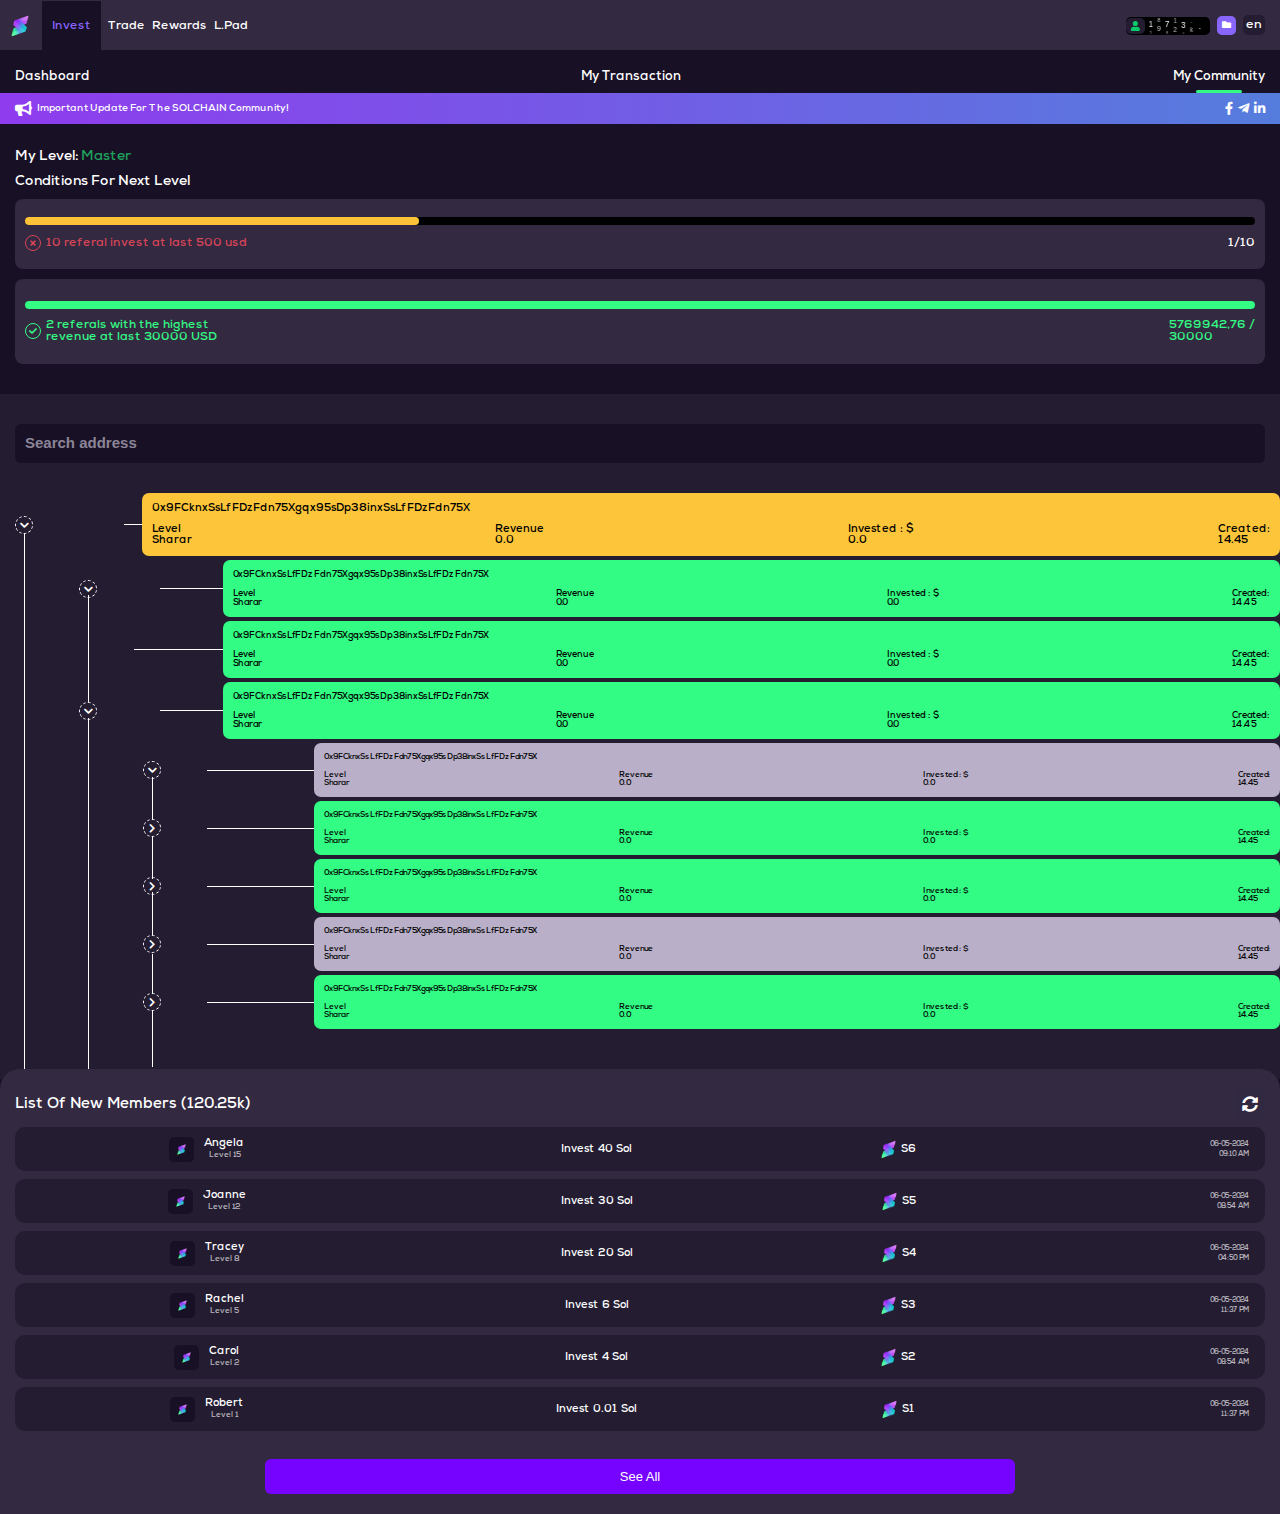
<file: index.html>
<!DOCTYPE html>
<html lang="en">
<head>
    <meta charset="UTF-8">
    <meta name="viewport" content="width=device-width, initial-scale=1.0">
    <link rel="stylesheet" href="css/style.css">
    <link rel="stylesheet" href="css/all.min.css">
  
    <title>Document</title>
</head>
<body>
   <header>
    <div class="container">
        <div class="content">
            <ul class="links">
                <li><a href="#" class="linkimg">
                    <img src="./images/logo.png" alt="logo">
                </a></li>
                <li><a href="index.html" id="act" class="active nav">
                    invest
                </a></li>
                <li><a href="swap.html" class="nav">trade</a></li>
                <li><a href="#" class="nav">rewards</a></li>
                <li><a href="#" class="nav">l.pad</a></li>
               
            </ul>
            <ul class="links right">
                <div class="person">
                    <p class="usericon"><i class="fas fa-user"></i></p>
                    <p class="personanimat">
                        <canvas></canvas>
                    </p>
            
                </div>
                <li class="folder"><a href="#"><i class="fas fa-folder"></i></a></li>
                <li class="folder lang"><a href="#" class="en">en</a></li>
            </ul>
        </div>
        
    </div>
   </header>
   <nav>
    <div class="container">
        <div class="content">
            <ul class="navLinks">
                <li><a href="./dashboard.html">Dashboard</a></li>
                <li><a href="./transiction.html">My Transaction</a></li>
                <li><a href="./index.html" class="active">My Community</a></li>
            </ul>
        </div>
    </div>
   </nav>
   <section class="annonce">
    <div class="container">
        <div class="content">
            <div class="text">
                <i class="fas fa-bullhorn"></i>
                <p>important update for the SOLCHAIN community!</p>
            </div>
            <div class="social">
                <a href="#"><i class="fab fa-facebook-f"></i></a>
                <a href="#"><i class="fab fa-telegram-plane"></i></a>
                <a href="#"><i class="fab fa-linkedin-in"></i></a>
            </div>
        </div>
    </div>
   </section>
   <section class="master">
    <div class="container">
        <div class="content">
            <div class="head">
                <h3>my level: <span>master</span></h3>
                <p>conditions for next level</p>
            </div>
            <div class="masterprogress">
                <progress id="file" class="progress progress1" value="32" max="100"> 32% </progress>
                <div class="info">
                    <p class="invest"><span><i class="fas fa-times"></i></span> 10 referal invest at last 500 usd</p>
                    <p>1/10</p>
                </div>
            </div>
            <div class="masterprogress">
                <progress id="file" class="progress progress2" value="32" max="100%"> 32% </progress>
                <div class="info">
                    <p><span><i class="fas fa-check"></i></span> 2 referals with the highest <br>
                        revenue at last 30000 USD </p>
                    <p>5769942,76 / <br/>30000</p>
                </div>
            </div>
        </div>
    </div>
   </section>
   <section class="secarchAddress">
    <div class="container">
        <div class="content">
            <input type="search" name="" id="" placeholder="Search address">
           
        </div>
        
    </div>
    <div class="boxs">
       <div class="manBox">
            <p class="direc"><i class="fas fa-chevron-down"></i></p>
            <div class="box">
                <p>0x9FCknxSsLfFDzFdn75Xgqx95sDp38inxSsLfFDzFdn75X</p>
                <div class="boxinfo">
                    <div class="info">
                        <p>level</p>
                        <p>sharar</p>
                    </div>
                    <div class="info">
                        <p>revenue</p>
                        <p>0.0</p>
                    </div>
                    <div class="info">
                        <p>invested : $</p>
                        <p>0.0</p>
                    </div>
                    <div class="info">
                        <p>created: </p>
                        <p>14.45</p>
                    </div>
                </div>
            </div>
            
        </div> 
      
      <div class="manBox manBox2">
            <p class="direc"><i class="fas fa-chevron-down"></i></p>
            <div class="box">
                <p>0x9FCknxSsLfFDzFdn75Xgqx95sDp38inxSsLfFDzFdn75X</p>
                <div class="boxinfo">
                    <div class="info">
                        <p>level</p>
                        <p>sharar</p>
                    </div>
                    <div class="info">
                        <p>revenue</p>
                        <p>0.0</p>
                    </div>
                    <div class="info">
                        <p>invested : $</p>
                        <p>0.0</p>
                    </div>
                    <div class="info">
                        <p>created: </p>
                        <p>14.45</p>
                    </div>
                </div>
            </div>
            
        </div>
        <div class="manBox manBox2 box2Cust">
            <p class="direc"></p>
            <div class="box">
                <p>0x9FCknxSsLfFDzFdn75Xgqx95sDp38inxSsLfFDzFdn75X</p>
                <div class="boxinfo">
                    <div class="info">
                        <p>level</p>
                        <p>sharar</p>
                    </div>
                    <div class="info">
                        <p>revenue</p>
                        <p>0.0</p>
                    </div>
                    <div class="info">
                        <p>invested : $</p>
                        <p>0.0</p>
                    </div>
                    <div class="info">
                        <p>created: </p>
                        <p>14.45</p>
                    </div>
                </div>
            </div>
            
        </div>
        <div class="manBox manBox2">
            <p class="direc dircgreen"><i class="fas fa-chevron-down"></i></p>
            <div class="box">
                <p>0x9FCknxSsLfFDzFdn75Xgqx95sDp38inxSsLfFDzFdn75X</p>
                <div class="boxinfo">
                    <div class="info">
                        <p>level</p>
                        <p>sharar</p>
                    </div>
                    <div class="info">
                        <p>revenue</p>
                        <p>0.0</p>
                    </div>
                    <div class="info">
                        <p>invested : $</p>
                        <p>0.0</p>
                    </div>
                    <div class="info">
                        <p>created: </p>
                        <p>14.45</p>
                    </div>
                </div>
            </div>
            
        </div>
        <div class="manBox manBox3 boxcustom3">
            <p class="direc boxcustom3dir"><i class="fas fa-chevron-down"></i></p>
            <div class="box">
                <p>0x9FCknxSsLfFDzFdn75Xgqx95sDp38inxSsLfFDzFdn75X</p>
                <div class="boxinfo">
                    <div class="info">
                        <p>level</p>
                        <p>sharar</p>
                    </div>
                    <div class="info">
                        <p>revenue</p>
                        <p>0.0</p>
                    </div>
                    <div class="info">
                        <p>invested : $</p>
                        <p>0.0</p>
                    </div>
                    <div class="info">
                        <p>created: </p>
                        <p>14.45</p>
                    </div>
                </div>
            </div>
            
        </div>
        <div class="manBox manBox3">
            <p class="direc boxcustom4dir"><i class="fas fa-chevron-right"></i></p>
            <div class="box">
                <p>0x9FCknxSsLfFDzFdn75Xgqx95sDp38inxSsLfFDzFdn75X</p>
                <div class="boxinfo">
                    <div class="info">
                        <p>level</p>
                        <p>sharar</p>
                    </div>
                    <div class="info">
                        <p>revenue</p>
                        <p>0.0</p>
                    </div>
                    <div class="info">
                        <p>invested : $</p>
                        <p>0.0</p>
                    </div>
                    <div class="info">
                        <p>created: </p>
                        <p>14.45</p>
                    </div>
                </div>
            </div>
            
        </div>
        <div class="manBox manBox3">
            <p class="direc boxcustom5dir"><i class="fas fa-chevron-right"></i></p>
            <div class="box">
                <p>0x9FCknxSsLfFDzFdn75Xgqx95sDp38inxSsLfFDzFdn75X</p>
                <div class="boxinfo">
                    <div class="info">
                        <p>level</p>
                        <p>sharar</p>
                    </div>
                    <div class="info">
                        <p>revenue</p>
                        <p>0.0</p>
                    </div>
                    <div class="info">
                        <p>invested : $</p>
                        <p>0.0</p>
                    </div>
                    <div class="info">
                        <p>created: </p>
                        <p>14.45</p>
                    </div>
                </div>
            </div>
            
        </div>
        <div class="manBox manBox3 boxcustom3">
            <p class="direc boxcustom6dir"><i class="fas fa-chevron-right"></i></p>
            <div class="box">
                <p>0x9FCknxSsLfFDzFdn75Xgqx95sDp38inxSsLfFDzFdn75X</p>
                <div class="boxinfo">
                    <div class="info">
                        <p>level</p>
                        <p>sharar</p>
                    </div>
                    <div class="info">
                        <p>revenue</p>
                        <p>0.0</p>
                    </div>
                    <div class="info">
                        <p>invested : $</p>
                        <p>0.0</p>
                    </div>
                    <div class="info">
                        <p>created: </p>
                        <p>14.45</p>
                    </div>
                </div>
            </div>
            
        </div>
        <div class="manBox manBox3">
            <p class="direc boxcustom7dir"><i class="fas fa-chevron-right"></i></p>
            <div class="box">
                <p>0x9FCknxSsLfFDzFdn75Xgqx95sDp38inxSsLfFDzFdn75X</p>
                <div class="boxinfo">
                    <div class="info">
                        <p>level</p>
                        <p>sharar</p>
                    </div>
                    <div class="info">
                        <p>revenue</p>
                        <p>0.0</p>
                    </div>
                    <div class="info">
                        <p>invested : $</p>
                        <p>0.0</p>
                    </div>
                    <div class="info">
                        <p>created: </p>
                        <p>14.45</p>
                    </div>
                </div>
            </div>
            
        </div> 
    </div>
   </section>
   <!-- <section class="schema">
    <div class="container">
        <div class="head">
            <h2>leader schema</h2>
             <a href="#" class="setting"><i class="fas fa-cog"></i></a>
        </div>
        <table>
            <tr class="ranhHead">
                <th style="padding-left: 10px;">rank</th>
                <th>requirement</th>
                <th>group sales</th>
                <th>matching bonus level</th>
                <th style="padding-right: 10px;">reward</th>
            </tr>
            <tr class="rankcontent">
                <td>
                    <p class="first"> <img src="./images/logo.png" alt=""> s1</p>
                   
                  
                </td>
                <td>invest 0.01 sol</td>
                <td>-</td>
                <td>1LEVEL</td>
                <td>-</td>
            </tr>
            <tr class="rankcontent">
                <td>
                    <p class="first"> <img src="./images/logo.png" alt=""> s2</p>
                   
                  
                </td>
                <td>invest 4 sol,<br/>2 x s1</td>
                <td>GS 10 sol</td>
                <td>2LEVEL</td>
                <td>-</td>
            </tr>
            <tr class="rankcontent">
                <td>
                    <p class="first"> <img src="./images/logo.png" alt=""> s2</p>
                   
                  
                </td>
                <td>invest 4 sol,<br/> 2 x s1</td>
                <td>GS 10 Sol</td>
                <td>2LEVEL</td>
                <td>-</td>
            </tr>
            <tr class="rankcontent">
                <td>
                    <p class="first"> 
                        <img src="./images/logo.png" alt=""> s3</p>
                   
                  
                </td>
                <td>invest 6 sol,<br/> 2 x s2</td>
                <td>GS 30 Sol</td>
                <td>5LEVEL</td>
                <td>-</td>
            </tr>
            <tr class="rankcontent">
                <td>
                    <p class="first"> <img src="./images/logo.png" alt=""> s4</p>
                   
                  
                </td>
                <td>invest 20 sol,<br/> 2 x s3</td>
                <td>GS 300 Sol</td>
                <td>8LEVEL</td>
                <td>-</td>
            </tr>
            <tr class="rankcontent">
                <td>
                    <p class="first"> <img src="./images/logo.png" alt=""> s5</p>
                   
                  
                </td>
                <td>invest 30 sol,<br/> 3 x s4</td>
                <td>GS 3000 Sol</td>
                <td>12LEVEL</td>
                <td><i class="fas fa-check"></i></td>
            </tr>
            <tr class="rankcontent">
                <td>
                    <p class="first"> <img src="./images/logo.png" alt=""> s6</p>
                   
                  
                </td>
                <td>invest 40 sol,<br/> 3 x s5</td>
                <td>GS 5000 Sol</td>
                <td>15LEVEL</td>
                <td><i class="fas fa-check"></i></td>
            </tr>
           
          </table>
      

    </div>
   </section> -->
   <section class="schema Uschema">
    <div class="container">
        <div class="head">
            <h2>List of new members (120.25k)</h2>
             <a href="#" class="setting"><i class="fas fa-sync-alt"></i></a>
        </div>
        <table>
           
            <tr class="rankcontent">
                <td>
                    <div class="Ufirst first">
                        <img src="./images/logo.png" alt="">
                        <span>Angela  <br/><span> Level 15</span></span>
                       
                        
                    </div>
                   
                </td>
                <td>invest 40 sol</td>
                <td>
                    <div class="first">
                        <img src="./images/logo.png" alt="">
                       s6
                       </div>
                </td>
                <td><span class="date"><span>06-05-2024</span><br><span>09:10 AM</span></span></td>
                
            </tr>
            <tr class="rankcontent">
                <td>
                    <div class="Ufirst first">
                        <img src="./images/logo.png" alt="">
                        <span>Joanne  <br/><span> Level 12</span></span>
                       
                        
                    </div>
                   
                </td>
                <td>invest 30 sol</td>
                <td>
                    <div class="first">
                        <img src="./images/logo.png" alt="">
                       s5
                       </div>
                </td>
                <td><span class="date"><span>06-05-2024</span>
                    <br><span>08:54 AM</span></span></td>
                
            </tr>
            <tr class="rankcontent">
                <td>
                    <div class="Ufirst first">
                        <img src="./images/logo.png" alt="">
                        <span>Tracey  <br/><span> Level 8</span></span>
                       
                        
                    </div>
                   
                </td>
                <td>invest 20 sol</td>
                <td>
                    <div class="first">
                        <img src="./images/logo.png" alt="">
                       s4
                       </div>
                </td>
                <td><span class="date"><span>06-05-2024</span>
                    <br><span>04:50 PM</span></span></td>
                
            </tr>
            <tr class="rankcontent">
                <td>
                    <div class="Ufirst first">
                        <img src="./images/logo.png" alt="">
                        <span>Rachel  <br/><span> Level 5</span></span>
                       
                        
                    </div>
                   
                </td>
                <td>invest 6 sol</td>
                <td>
                    <div class="first">
                        <img src="./images/logo.png" alt="">
                       s3
                       </div>
                </td>
                <td><span class="date"><span>06-05-2024</span>
                    <br><span>11:37 PM</span></span></td>
                
            </tr>
            <tr class="rankcontent">
                <td>
                    <div class="Ufirst first">
                        <img src="./images/logo.png" alt="">
                        <span>Carol  <br/><span> Level 2</span></span>
                       
                        
                    </div>
                   
                </td>
                <td>invest 4 sol</td>
                <td>
                    <div class="first">
                        <img src="./images/logo.png" alt="">
                       s2
                       </div>
                </td>
                <td><span class="date"><span>06-05-2024</span>
                    <br><span>08:54 AM</span></span></td>
                
            </tr>
            <tr class="rankcontent">
                <td>
                    <div class="Ufirst first">
                        <img src="./images/logo.png" alt="">
                        <span>Robert  <br/><span> Level 1</span></span>
                       
                        
                    </div>
                   
                </td>
                <td>invest 0.01 sol</td>
                <td>
                    <div class="first">
                        <img src="./images/logo.png" alt="">
                       s1
                       </div>
                </td>
                <td><span class="date"><span>06-05-2024</span>
                    <br><span>11:37 PM</span></span></td>
                
            </tr>
       
          </table>
      <div class="btn">
        <button>
            See All
        </button>
      </div>

    </div>
   </section>
   <script src="./js/main.js"></script>
   <!-- <script src="./js/animat.js"></script> -->
</body>
</html>
</file>
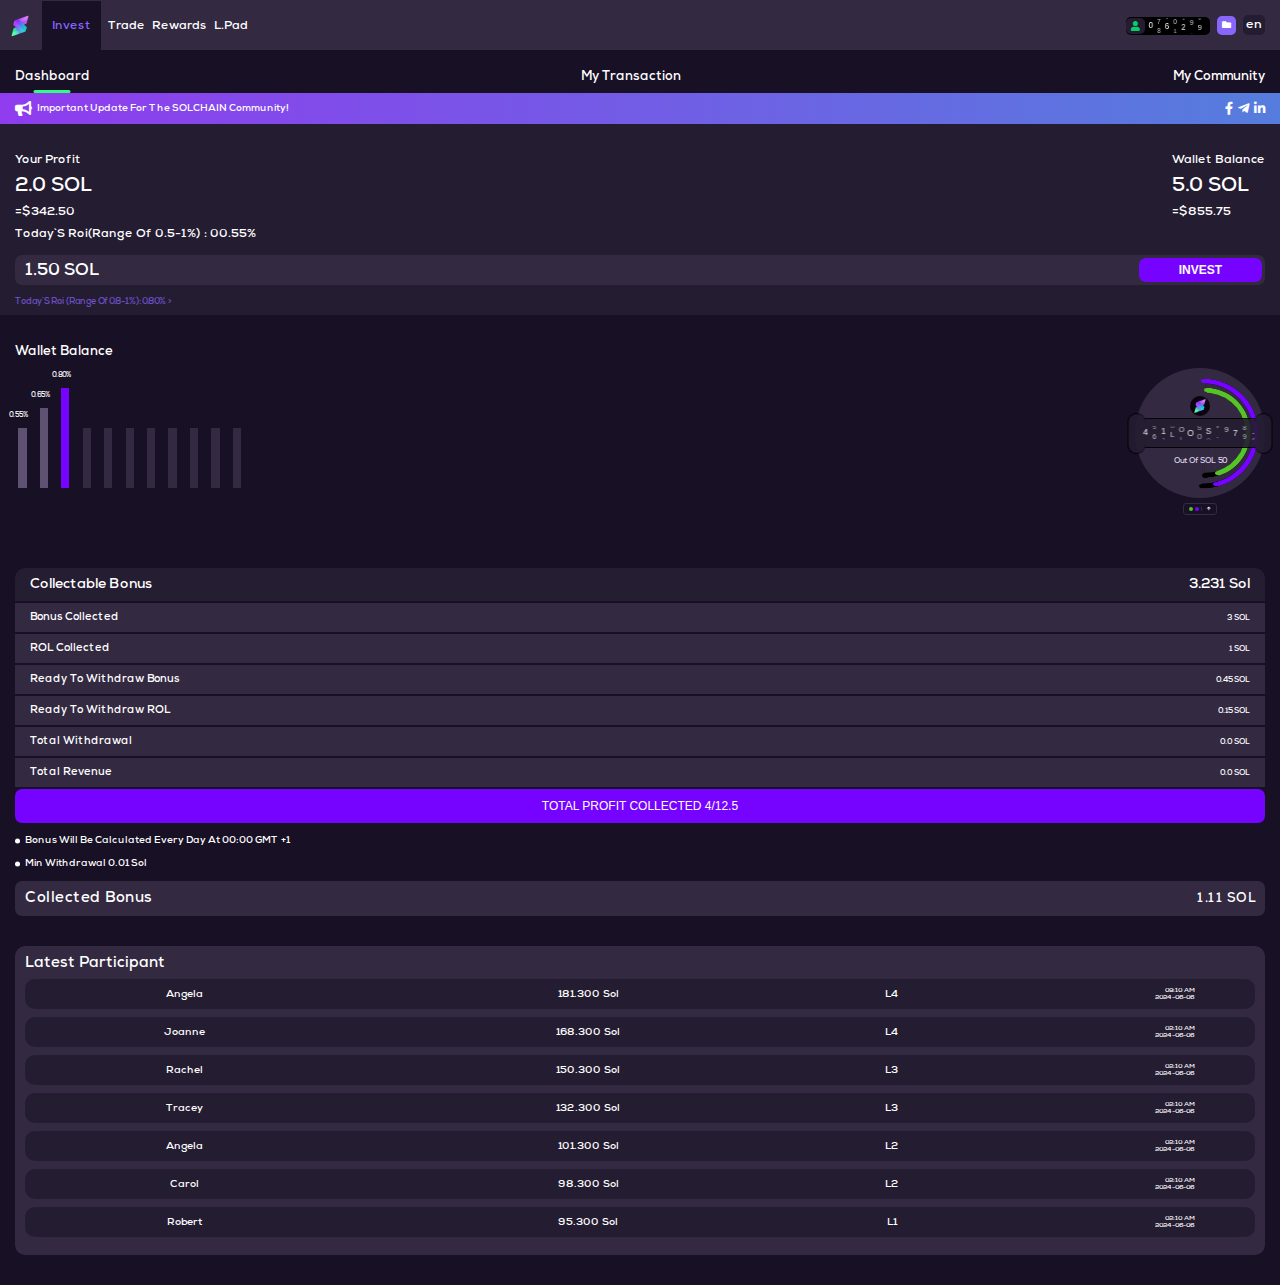
<file: dashboard.html>
<!DOCTYPE html>
<html lang="en">
<head>
    <meta charset="UTF-8">
    <meta name="viewport" content="width=device-width, initial-scale=1.0">
    <link rel="stylesheet" href="css/style.css">
    <link rel="stylesheet" href="css/dashboard.css">
    <link rel="stylesheet" href="css/all.min.css">
    <title>Dashboard</title>
</head>
<body>
    <header>
        <div class="container">
            <div class="content">
                <ul class="links">
                    <li><a href="#" class="linkimg">
                        <img src="./images/logo.png" alt="logo">
                    </a></li>
                    <li><a href="index.html" id="act" class="active nav">
                        invest
                    </a></li>
                    <li><a href="swap.html" class="nav">trade</a></li>
                    <li><a href="#" class="nav">rewards</a></li>
                    <li><a href="#" class="nav">l.pad</a></li>
                   
                </ul>
                <ul class="links right">
                    <div class="person">
                        <p class="usericon"><i class="fas fa-user"></i></p>
                        <p class="personanimat">
                            <canvas class="canv"></canvas>
                        </p>
                
                    </div>
                    <li class="folder"><a href="#"><i class="fas fa-folder"></i></a></li>
                    <li class="folder lang"><a href="#" class="en">en</a></li>
                </ul>
            </div>
            
        </div>
       </header>
       <nav>
        <div class="container">
            <div class="content">
                <ul class="navLinks">
                    <li><a href="./dashboard.html" class="active">Dashboard</a></li>
                    <li><a href="./transiction.html">My Transaction</a></li>
                    <li><a href="./index.html">My Community</a></li>
                </ul>
            </div>
        </div>
       </nav>
       <section class="annonce">
        <div class="container">
            <div class="content">
                <div class="text">
                    <i class="fas fa-bullhorn"></i>
                    <p>important update for the SOLCHAIN community!</p>
                </div>
                <div class="social">
                    <a href="#"><i class="fab fa-facebook-f"></i></a>
                    <a href="#"><i class="fab fa-telegram-plane"></i></a>
                    <a href="#"><i class="fab fa-linkedin-in"></i></a>
                </div>
            </div>
        </div>
       </section>
      <section class="DashProfit">
        <div class="container">
            <div class="content">
                <div class="walletBallance">
                    <p class="profText">your profit</p>
                    <h3 class="profhead">2.0 SOL</h3>
                    <p class="profText">=$342.50</p>
                    <p class="profText">today`s roi(range of 0.5-1%) : 00.55%</p>
                </div>
                <div class="walletBallance">
                    <p class="profText">wallet balance</p>
                    <h3 class="profhead">5.0 SOL</h3>
                    <p class="profText">=$855.75</p>
                </div>
            </div>
            
            <div class="overall">
                <div class="wither">
                    <h2 class="text">1.50 SOL</h2>
                    <button class="btnWither">INVEST</button>
                </div>
            </div>
        </div>
      </section>
     <section class="charts">
        <div class="container">
            <div class="content">
                <p class="dashtext">
                    wallet balance
                </p>
                <div class="graghs">
                   
                    <div class="box">
                      
                        <div class="contain first"></div>
                        <div class="contain "></div>
                        <div class="contain"></div>
                        <div class="contain"></div>
                        <div class="contain"></div>
                        <div class="contain"></div>
                        <div class="contain"></div>
                        <div class="contain"></div>
                        <div class="contain"></div>
                        <div class="contain"></div>
                        <div class="contain"></div>
                        <!-- <div class="box-copy"></div> -->
                        <div class="numgraph">
                            <p>12.8765432431</p>
                            <p>July 02, 2024</p>
                        </div>
                        <p class="rang">today`s roi (range of 0.8-1%):0.80% ></p>
                      </div>
                     
                    <div class="circle">
                        <div class="drawcircl">
                            <p class="drawcirclanimat"><canvas class="canv2"></canvas></p>
                        </div>
                        <div class="simiCircle">
                            <span class="movetop"></span>
                            <span class="movebottom"></span>
                            <span class="greentop"></span>
                            <span class="greenbottom"></span>
                            <span class="graybottom"></span>
                            <span class="graybottom2"></span>
                            
                            <div class="semi-donut-model-2"
                            style="--percentage : 90; --fill: #7602ff ;">
                            
                             </div>
                        <div class="semi-donut-model-2 semi"
                            style="--percentage : 90; --fill: #56c327 ;">
                           
                        </div>
                        </div>
                       <div class="image">
                        <img src="./images/logo.png" alt="logo">
                       </div>
                       <div class="text">
                       out of SOL 50
                       </div>
                       <div class="bullet">
                        <span class="firstBullet"></span>
                        <span class="secondBullet"></span>
                        <span class="arrow"><i class="fas fa-arrow-up"></i></span>
                       </div>
                     </div>
                     
                </div>
               
            </div>
        </div>
     </section>
     <section class="collectbonus">
        <div class="container">
            <div class="content">
                <div class="collectbox">
                    <div class="colcothead">
                        <h3 class="head">
                            collectable bonus 
                        </h3>
                        <h3 class="head">
                            3.231 Sol
                        </h3>
                    </div>
                   
                    <div class="result">
                        <div class="res">
                            <p class="sol">bonus collected</p>
                            <p class="date">
                               3 SOL</p>
                        </div>
                        <div class="res">
                            <p class="sol">ROL collected</p>
                            <p class="date">
                                1 SOL</p>
                        </div>
                        <div class="res">
                            <p class="sol">ready to withdraw bonus</p>
                            <p class="date">0.45 SOL</p>
                        </div>
                        <div class="res">
                            <p class="sol">ready to withdraw ROL</p>
                            <p class="date">0.15 SOL</p>
                        </div>
                        <div class="res">
                            <p class="sol">total withdrawal</p>
                            <p class="date">0.0 SOL</p>
                        </div>
                        <div class="res">
                            <p class="sol">total revenue</p>
                            <p class="date">0.0 SOL</p>
                        </div>
                    </div>
                    <button class="withdraw">
                        total profit collected 4/12.5
                    </button>
                </div>
               
                <p class="bonustext">bonus will be calculated every day at 00:00 GMT +1</p>
                <p class="bonustext">min withdrawal 0.01 Sol</p>
                <div class="colect">
                    <h3>collected bonus</h3>
                    <p>1.11 SOL</p>
                </div>

            </div>
        </div>
     </section>
     <section class="participation">
        <div class="container">
          <div class="content">
            <h3>latest participant</h3>
            <table>
           
                <tr class="rankcontent">
                    <td>
                        Angela
                       
                    </td>
                    <td>181.300 Sol</td>
                    <td>
                        l4
                    </td>
                    <td><span class="date"><span>09:10 AM</span><br><span>2024-06-06</span></span></td>
                    
                </tr>
                <tr class="rankcontent">
                    <td>
                        joanne
                       
                    </td>
                    <td>168.300 Sol</td>
                    <td>
                        l4
                    </td>
                    <td><span class="date"><span>02:10 AM</span><br><span>2024-06-06</span></span></td>
                    
                </tr>
                <tr class="rankcontent">
                    <td>
                        rachel
                       
                    </td>
                    <td>150.300 Sol</td>
                    <td>
                        l3
                    </td>
                    <td><span class="date"><span>02:10 AM</span><br><span>2024-06-06</span></span></td>
                    
                </tr>
                <tr class="rankcontent">
                    <td>
                        tracey
                       
                    </td>
                    <td>132.300 Sol</td>
                    <td>
                        l3
                    </td>
                    <td><span class="date"><span>02:10 AM</span><br><span>2024-06-06</span></span></td>
                    
                </tr>
                <tr class="rankcontent">
                    <td>
                        Angela
                       
                    </td>
                    <td>101.300 Sol</td>
                    <td>
                        l2
                    </td>
                    <td><span class="date"><span>02:10 AM</span><br><span>2024-06-06</span></span></td>
                    
                </tr>
                <tr class="rankcontent">
                    <td>
                        carol
                       
                    </td>
                    <td>98.300 Sol</td>
                    <td>
                        l2
                    </td>
                    <td><span class="date"><span>02:10 AM</span><br><span>2024-06-06</span></span></td>
                    
                </tr>
                <tr class="rankcontent">
                    <td>
                        Robert
                       
                    </td>
                    <td>95.300 Sol</td>
                    <td>
                        l1
                    </td>
                    <td><span class="date"><span>02:10 AM</span><br><span>2024-06-06</span></span></td>
                    
                </tr>
              
           
              </table>
          </div>
        </div>
     </section>
      
       <!-- <script src="./js/animat.js"></script> -->
       <script src="./js/main.js"></script>
</body>
</html>
</file>
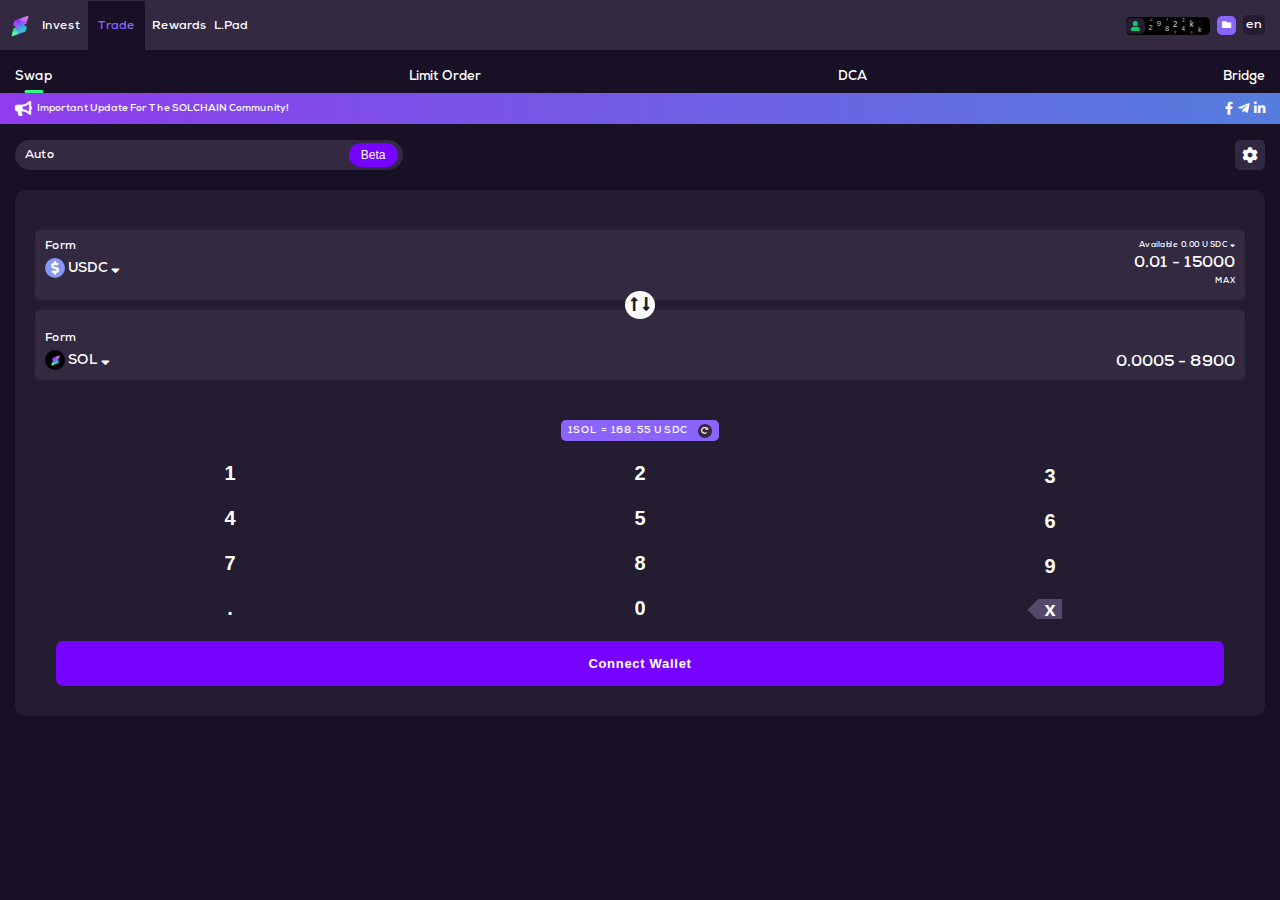
<file: swap.html>
<!DOCTYPE html>
<html lang="en">
<head>
    <meta charset="UTF-8">
    <meta name="viewport" content="width=device-width, initial-scale=1.0">
    <link rel="stylesheet" href="css/style.css">
    <link rel="stylesheet" href="css/swap.css">
    <link rel="stylesheet" href="css/all.min.css">
    <title>swap</title>
</head>
<body>
    <header>
        <div class="container">
            <div class="content">
                <ul class="links">
                    <li><a href="#" class="linkimg">
                        <img src="./images/logo.png" alt="logo">
                    </a></li>
                    <li><a href="index.html" id="act" class="nav">
                        invest
                    </a></li>
                    <li><a href="swap.html" class="active nav">trade</a></li>
                    <li><a href="#" class="nav">rewards</a></li>
                    <li><a href="#" class="nav">l.pad</a></li>
                   
                </ul>
                <ul class="links right">
                    <div class="person">
                        <p class="usericon"><i class="fas fa-user"></i></p>
                        <p class="personanimat">
                            <canvas></canvas>
                        </p>
                
                    </div>
                    <li class="folder"><a href="#"><i class="fas fa-folder"></i></a></li>
                    <li class="folder lang"><a href="#" class="en">en</a></li>
                </ul>
            </div>
            
        </div>
       </header>
       <nav>
        <div class="container">
            <div class="content">
                <ul class="navLinks">
                    <li><a href="swap.html" class="active swap">swap</a></li>
                    <li><a href="./limit/index.html">limit order</a></li>
                    <li><a href="#">DCA</a></li>
                    <li><a href="#" >bridge</a></li>
                </ul>
            </div>
        </div>
       </nav>
       <section class="annonce">
        <div class="container">
            <div class="content">
                <div class="text">
                    <i class="fas fa-bullhorn"></i>
                    <p>important update for the SOLCHAIN community!</p>
                </div>
                <div class="social">
                    <a href="#"><i class="fab fa-facebook-f"></i></a>
                    <a href="#"><i class="fab fa-telegram-plane"></i></a>
                    <a href="#"><i class="fab fa-linkedin-in"></i></a>
                </div>
            </div>
        </div>
       </section>
       <section class="beta">
        <div class="container">
            <div class="content">
                <div class="auto">
                    <p class="text">auto</p>
                    <button class="btnauto">beta</button>
                </div>
                <a href="#" class="setting"><i class="fas fa-cog"></i></a>
            </div>
        </div>
       </section>
       <section class="form">
        <div class="container">
            <div class="content">
                <div class="allCur">

                    <div class="currenc">
                        <div class="usd">
                            
                            <div class="doller">
                                <p class="dolltext">form</p>
                               
                                <p class="USDC"> <i class="fas fa-dollar-sign"></i> USDC <i class="fas fa-sort-down"></i></p>
                                
                            </div>
                            <div class="available">
                                <p>available 0.00 USDC  <i class="fas fa-sort-down"></i></p>
                                <h3>0.01 - 15000</h3>
                                <p>MAX</p>
                            </div>
                        </div>
                    </div>
                    <div class="currenc">
                        <div class="usd" style="align-items: flex-end;">
                            
                            <div class="doller">
                                <p class="dolltext">form</p>
                               
                                <p class="USDC"> <span><img src="./images/logo.png" alt=""> </span>SOL <i class="fas fa-sort-down"></i></p>
                                
                            </div>
                            <div class="available">
                                
                                <h3>0.0005 - 8900</h3>
                               
                            </div>
                        </div>
                    </div>
                    <div class="direc">
                        <i class="fas fa-long-arrow-alt-up"></i>
                        <i class="fas fa-long-arrow-alt-down"></i>
                    </div>
                </div>
              
               <div class="res">
                <p>1SOL = 168.55 USDC</p> <p><i class="fas fa-redo-alt"></i></p>
               </div>
               <div class="calculator">
                <div class="calc">
                    <div class="num"><button>1</button></div>
                    <div class="num"><button>4</button></div>
                    <div class="num"><button>7</button></div>
                    <div class="num"><button>.</button></div>
                </div>
                <div class="calc">
                    <div class="num"><button>2</button></div>
                    <div class="num"><button>5</button></div>
                    <div class="num"><button>8</button></div>
                    <div class="num"><button>0</button></div>
                </div>
                <div class="calc">
                    <div class="num"><button>3</button></div>
                    <div class="num"><button>6</button></div>
                    <div class="num"><button>9</button></div>
                    <div class="num"><button class="clos">x</button></div>
                </div>
               
               
               </div>
               <div class="wallet">
                <button>
                    connect wallet
                </button>
            </div>
            </div>
        </div>
       </section>
       <script src="./js/main.js"></script>
</body>
</html>
</file>
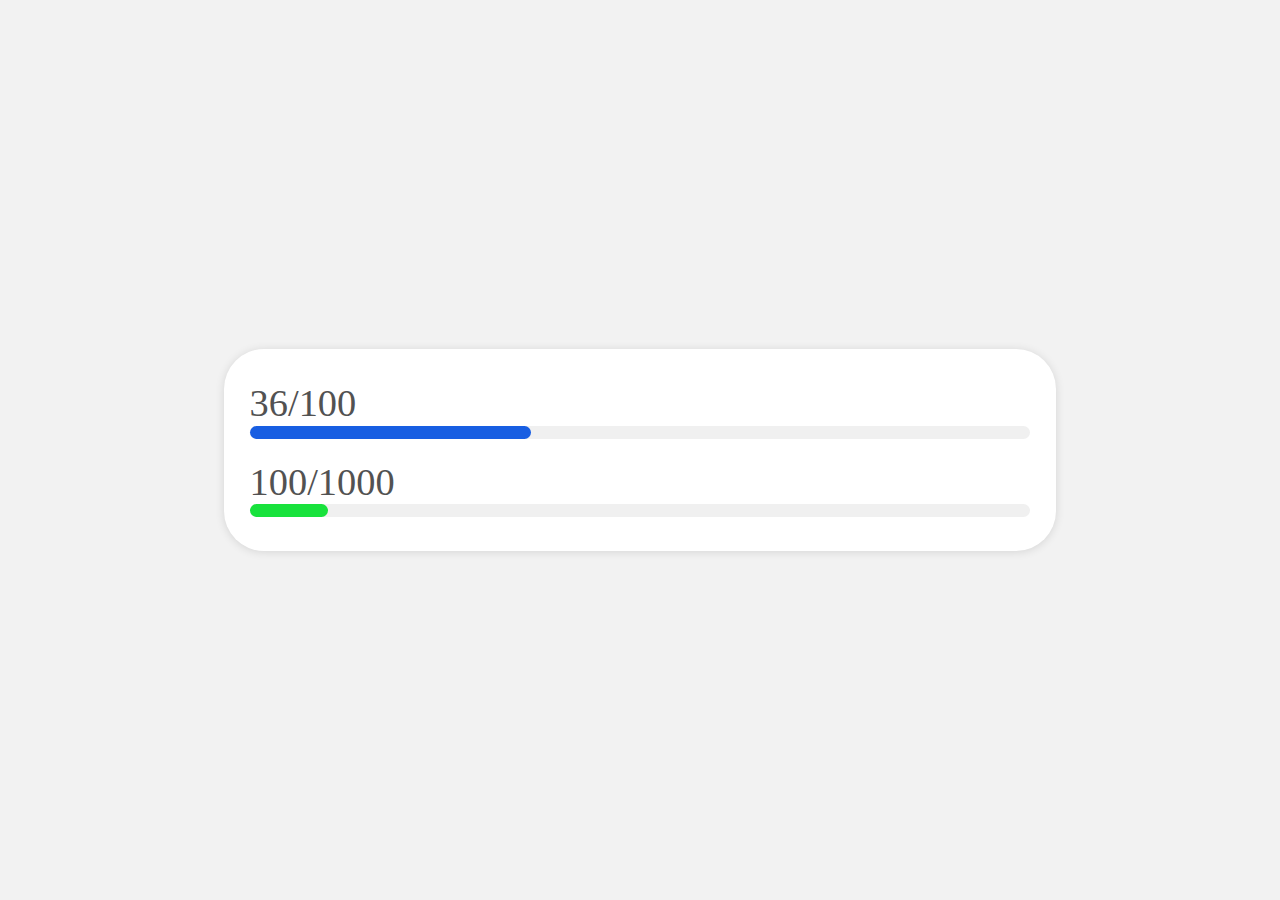
<file: test.html>
<!DOCTYPE html>
<html lang="en">
    <head>
        <!-- <link rel="preconnect" href="https://fonts.googleapis.com">
        <link rel="preconnect" href="https://fonts.gstatic.com" crossorigin>
        <link href="https://fonts.googleapis.com/css2?family=Roboto:wght@400;700&display=swap" rel="stylesheet"> -->
      </head>
      <style>
        * {
  padding: 0;
  margin: 0;
  box-sizing: border-box;
}

html {
  font-size: 1vw;
}

body {
  padding: 2rem;
  font-family: "Roboto";
  height: 100vh;
  display: flex;
  align-items: center;
  background: #f2f2f2;
  font-family: "Roboto";
}

.progress-section {
  width: 100%;
  max-width: 65vw;
  border-radius: 40px;
  background: #ffffff;
  padding: 1rem 2rem;
  margin: 0 auto;
  box-shadow: 0px 1px 10px 0px #0000001f;
}

.progress-section img {
  width: 300px;
  display: block;
  margin: 20px auto;
}

.progress-section .title {
  font-weight: 700;
  font-size: 3rem;
  text-transform: uppercase;
  text-align: center;
  padding-bottom: 20px;
}

.progress-section .task-progress {
  margin: 1.5rem 0;
}

.progress-section .task-progress p {
  display: flex;
  justify-content: space-between;
  align-items: center;
  color: #525252;
  font-size: 3rem;
}

.progress-section span {
  color: #525252;
}

.progress-section .progress {
  width: 100%;
  -webkit-appearance: none;
  appearance: none;
  border: none;
  border-radius: 10px;
  height: 1rem;
}

.progress-section .progress::-webkit-progress-bar {
  background-color: #f0f0f0;
}

.progress-section .progress::-webkit-progress-bar,
.progress-section .progress::-webkit-progress-value {
  border-radius: 100px;
}

.progress-section .progress::-moz-progress-bar {
  border-radius: 100px;
}

.progress-section .progress1::-webkit-progress-value {
  background: #185ee2;
}

.progress-section .progress2::-webkit-progress-value {
  background: #ffb453;
}

.progress-section .progress3::-webkit-progress-value {
  background: #18e23c;
}
      </style>
    
<body>
    <div class="progress-section" data-aos="fade-left" data-aos-once="true">
      
      
    
        <div class="task-progress">
          <p>
            <span>36/100</span>
          </p>
          <progress class="progress progress1" max="100" value="36"></progress>
        </div>
        <div class="task-progress">
          <p>
            <span>100/1000</span>
          </p>
          <progress class="progress progress3" max="100" value="10"></progress>
        </div>
      </div>
</body>
</html>
</file>
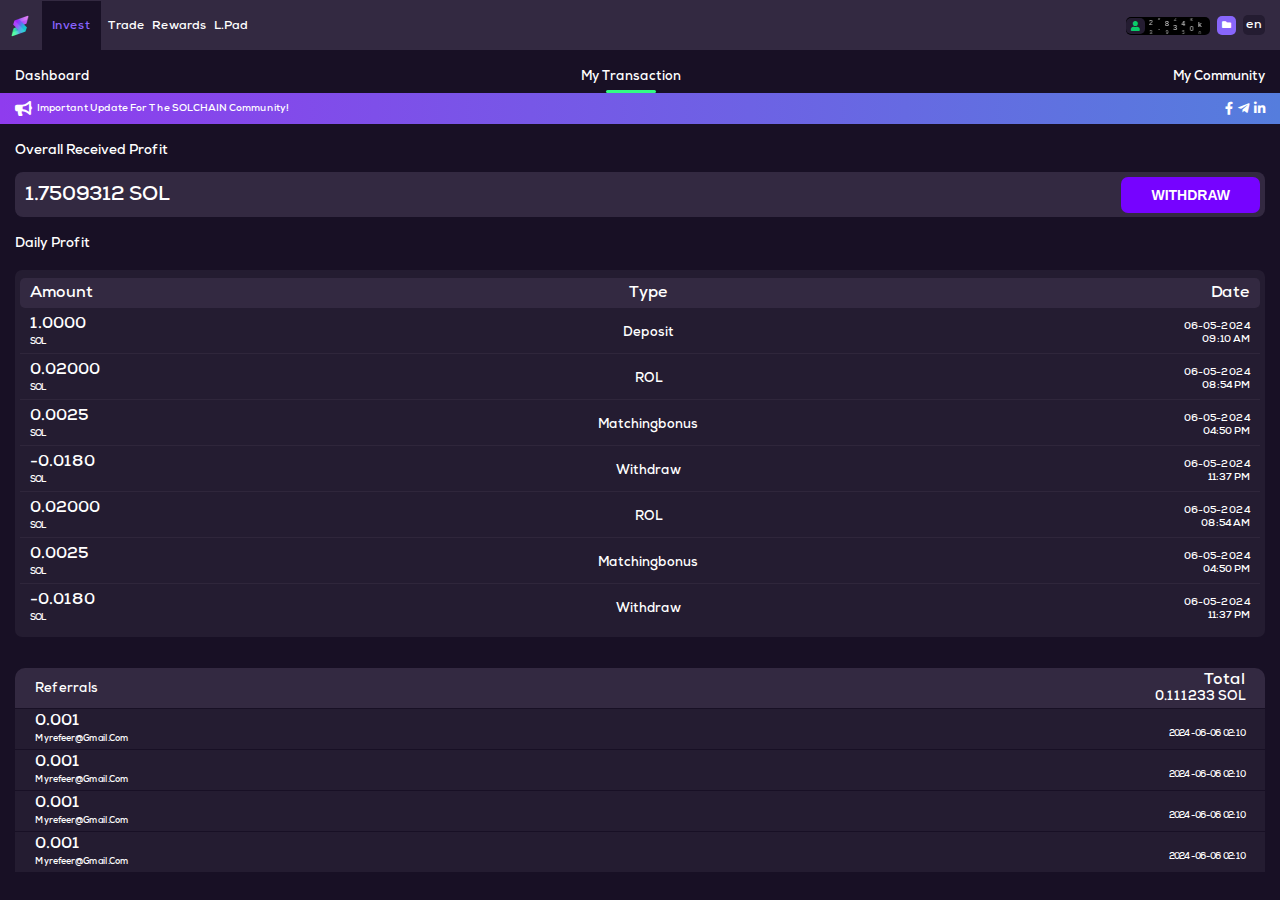
<file: transiction.html>
<!DOCTYPE html>
<html lang="en">
<head>
    <meta charset="UTF-8">
    <meta name="viewport" content="width=device-width, initial-scale=1.0">
    <link rel="stylesheet" href="css/style.css">
    <link rel="stylesheet" href="css/transiction.css">
    <link rel="stylesheet" href="css/all.min.css">
    <title>my transiction</title>
</head>
<body>
    <header>
        <div class="container">
            <div class="content">
                <ul class="links">
                    <li><a href="#" class="linkimg">
                        <img src="./images/logo.png" alt="logo">
                    </a></li>
                    <li><a href="index.html" id="act" class="active nav">
                        invest
                    </a></li>
                    <li><a href="swap.html" class="nav">trade</a></li>
                    <li><a href="#" class="nav">rewards</a></li>
                    <li><a href="#" class="nav">l.pad</a></li>
                   
                </ul>
                <ul class="links right">
                    <div class="person">
                        <p class="usericon"><i class="fas fa-user"></i></p>
                        <p class="personanimat">
                            <canvas></canvas>
                        </p>
                
                    </div>
                    <li class="folder"><a href="#"><i class="fas fa-folder"></i></a></li>
                    <li class="folder lang"><a href="#" class="en">en</a></li>
                </ul>
            </div>
            
        </div>
       </header>
       <nav>
        <div class="container">
            <div class="content">
                <ul class="navLinks">
                    <li><a href="./dashboard.html">Dashboard</a></li>
                    <li><a href="./transiction.html" class="active">My Transaction</a></li>
                    <li><a href="./index.html">My Community</a></li>
                </ul>
            </div>
        </div>
       </nav>
       <section class="annonce">
        <div class="container">
            <div class="content">
                <div class="text">
                    <i class="fas fa-bullhorn"></i>
                    <p>important update for the SOLCHAIN community!</p>
                </div>
                <div class="social">
                    <a href="#"><i class="fab fa-facebook-f"></i></a>
                    <a href="#"><i class="fab fa-telegram-plane"></i></a>
                    <a href="#"><i class="fab fa-linkedin-in"></i></a>
                </div>
            </div>
        </div>
       </section>
       <section class="overall">
        <div class="container">
            <h2 class="overallText">overall received profit</h2>
            <div class="wither">
                <h2 class="text">1.7509312 SOL</h2>
                <button class="btnWither">withdraw</button>
            </div>
        </div>
       </section>
       <section class="profit">
        <div class="container">
            <div class="content">
                <h2 class="profitText">
                    daily profit
                </h2>
                <table>
           
                    <thead>
                        <tr class="rankcontent Urankcontent">
                            <td class="profhead">
                               amount
                            </td>
                            <td class="profhead center">type</td>
                            <td class="profhead end">
                             date
                            </td>
                          
                            
                        </tr>
                    </thead>
                 <tbody>
                    <tr class="rankcontent">
                        <td>
                            <div class="Ufirst first">
                                
                                <span class="profhead">1.0000 
                                     <br/><span> SOL</span></span>
                               
                                
                            </div>
                           
                        </td>
                        <td class="center">deposit</td>
                       
                        <td class="end"><span class="date"><span>
                            06-05-2024</span>
                            <br><span>09:10 AM</span></span></td>
                        
                    </tr>
                    <tr class="rankcontent">
                        <td>
                            <div class="Ufirst first">
                               
                                <span class="profhead">0.02000  <br/><span>
                                    SOL</span></span>
                               
                                
                            </div>
                           
                        </td>
                        <td class="center">ROL</td>
                       
                        <td class="end"><span class="date"><span>06-05-2024</span>
                            <br><span>08:54 PM</span></span></td>
                        
                    </tr>
                    <tr class="rankcontent">
                        <td>
                            <div class="Ufirst first">
                               
                                <span class="profhead">0.0025  <br/><span>SOL</span></span>
                               
                                
                            </div>
                           
                        </td>
                        <td class="center">Matchingbonus</td>
                      
                        <td class="end"><span class="date"><span>06-05-2024</span>
                            <br><span>04:50 PM</span></span></td>
                        
                    </tr>
                    <tr class="rankcontent">
                        <td>
                            <div class="Ufirst first">
                               
                                <span class="profhead">-0.0180  <br/><span>
                                    SOL</span></span>
                               
                                
                            </div>
                           
                        </td>
                        <td class="center">withdraw</td>
                       
                        <td class="end"><span class="date"><span>06-05-2024</span>
                            <br><span>11:37 PM</span></span></td>
                        
                    </tr>
                    <tr class="rankcontent">
                        <td>
                            <div class="Ufirst first">
                                
                                <span class="profhead">0.02000  <br/><span> 
                                    SOL</span></span>
                               
                                
                            </div>
                           
                        </td>
                        <td class="center">ROL</td>
                       
                        <td class="end"><span class="date"><span>06-05-2024</span>
                            <br><span>08:54 AM</span></span></td>
                        
                    </tr>
                    <tr class="rankcontent">
                        <td>
                            <div class="Ufirst first">
                                
                                <span class="profhead">0.0025  <br/><span> 
                                    SOL</span></span>
                               
                                
                            </div>
                           
                        </td>
                        <td class="center">Matchingbonus</td>
                       
                        <td class="end"><span class="date"><span>06-05-2024</span>
                            <br><span>04:50 PM</span></span></td>
                        
                    </tr>
                    <tr class="rankcontent exept">
                        <td>
                            <div class="Ufirst first">
                                
                                <span class="profhead">-0.0180  <br/><span> 
                                    SOL</span></span>
                               
                                
                            </div>
                           
                        </td>
                        <td class="center">withdraw</td>
                       
                        <td class="end"><span class="date"><span>06-05-2024</span>
                            <br><span>11:37 PM</span></span></td>
                        
                    </tr>
                 </tbody>
               
                  </table>
            </div>
        </div>
       </section>
       <section class="referal">
        <div class="container">
            <div class="content">
               
                <table>
                   
                    <thead>
                        <tr class="rankcontent Urankcontent">
                            <td class="profhead" style="font-size: 13px;">
                               referrals
                            </td>
                        
                            <td class="second">
                                <div class="Ufirst first">
                                    
                                    <span class="profhead">total
                                         <br/><span style="font-size: 13px;">0.111233 SOL</span></span>
                                   
                                    
                                </div>
                               
                            </td>
                          
                            
                        </tr>
                    </thead>
                 <tbody>
                    <tr class="rankcontent">
                        <td>
                            <div class="Ufirst first">
                                
                                <span class="profhead">0.001 
                                    <br/><span> myrefeer@gmail.com</span></span>
                               
                                
                            </div>
                           
                        </td>
                       
                       
                        <td class="second">
                            <br/>
                            <span class="date"><span>
                            2024-06-06</span>
                            <span>02:10</span></span></td>
                        
                    </tr>
                    <tr class="rankcontent">
                        <td>
                            <div class="Ufirst first">
                                
                                <span class="profhead">0.001 
                                    <br/><span> myrefeer@gmail.com</span></span>
                               
                                
                            </div>
                           
                        </td>
                       
                       
                        <td class="second">
                            <br/>
                            <span class="date"><span>
                            2024-06-06</span>
                            <span>02:10</span></span></td>
                        
                    </tr>
                    <tr class="rankcontent">
                        <td>
                            <div class="Ufirst first">
                                
                                <span class="profhead">0.001 
                                    <br/><span> myrefeer@gmail.com</span></span>
                               
                                
                            </div>
                           
                        </td>
                       
                       
                        <td class="second">
                            <br/>
                            <span class="date"><span>
                            2024-06-06</span>
                            <span>02:10</span></span></td>
                        
                    </tr>
                    <tr class="rankcontent">
                        <td>
                            <div class="Ufirst first">
                                
                                <span class="profhead">0.001 
                                    <br/><span> myrefeer@gmail.com</span></span>
                               
                                
                            </div>
                           
                        </td>
                       
                       
                        <td class="second">
                            <br/>
                            <span class="date"><span>
                            2024-06-06</span>
                            <span>02:10</span></span></td>
                        
                    </tr>
                 </tbody>
                    
               
                  </table>
            </div>
        </div>
       </section>
       <script src="./js/main.js"></script>
     
</body>
</html>
</file>
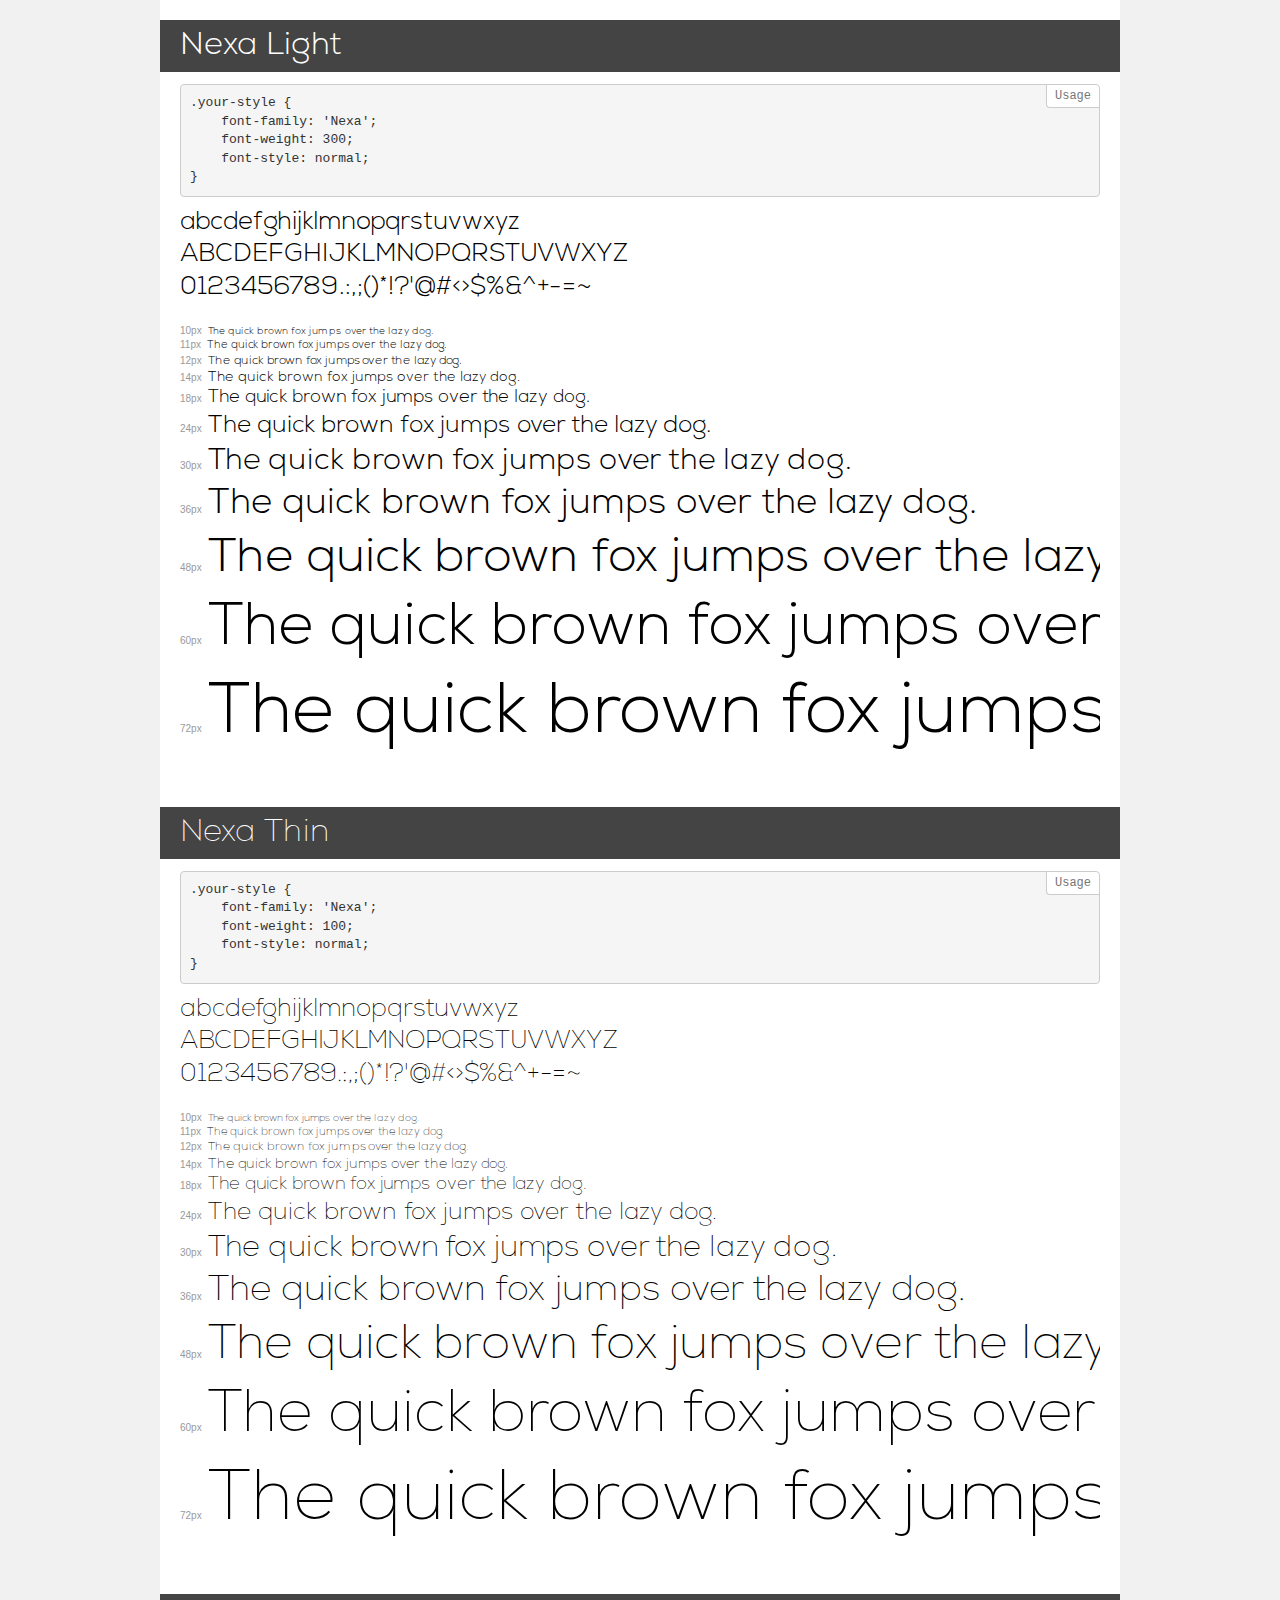
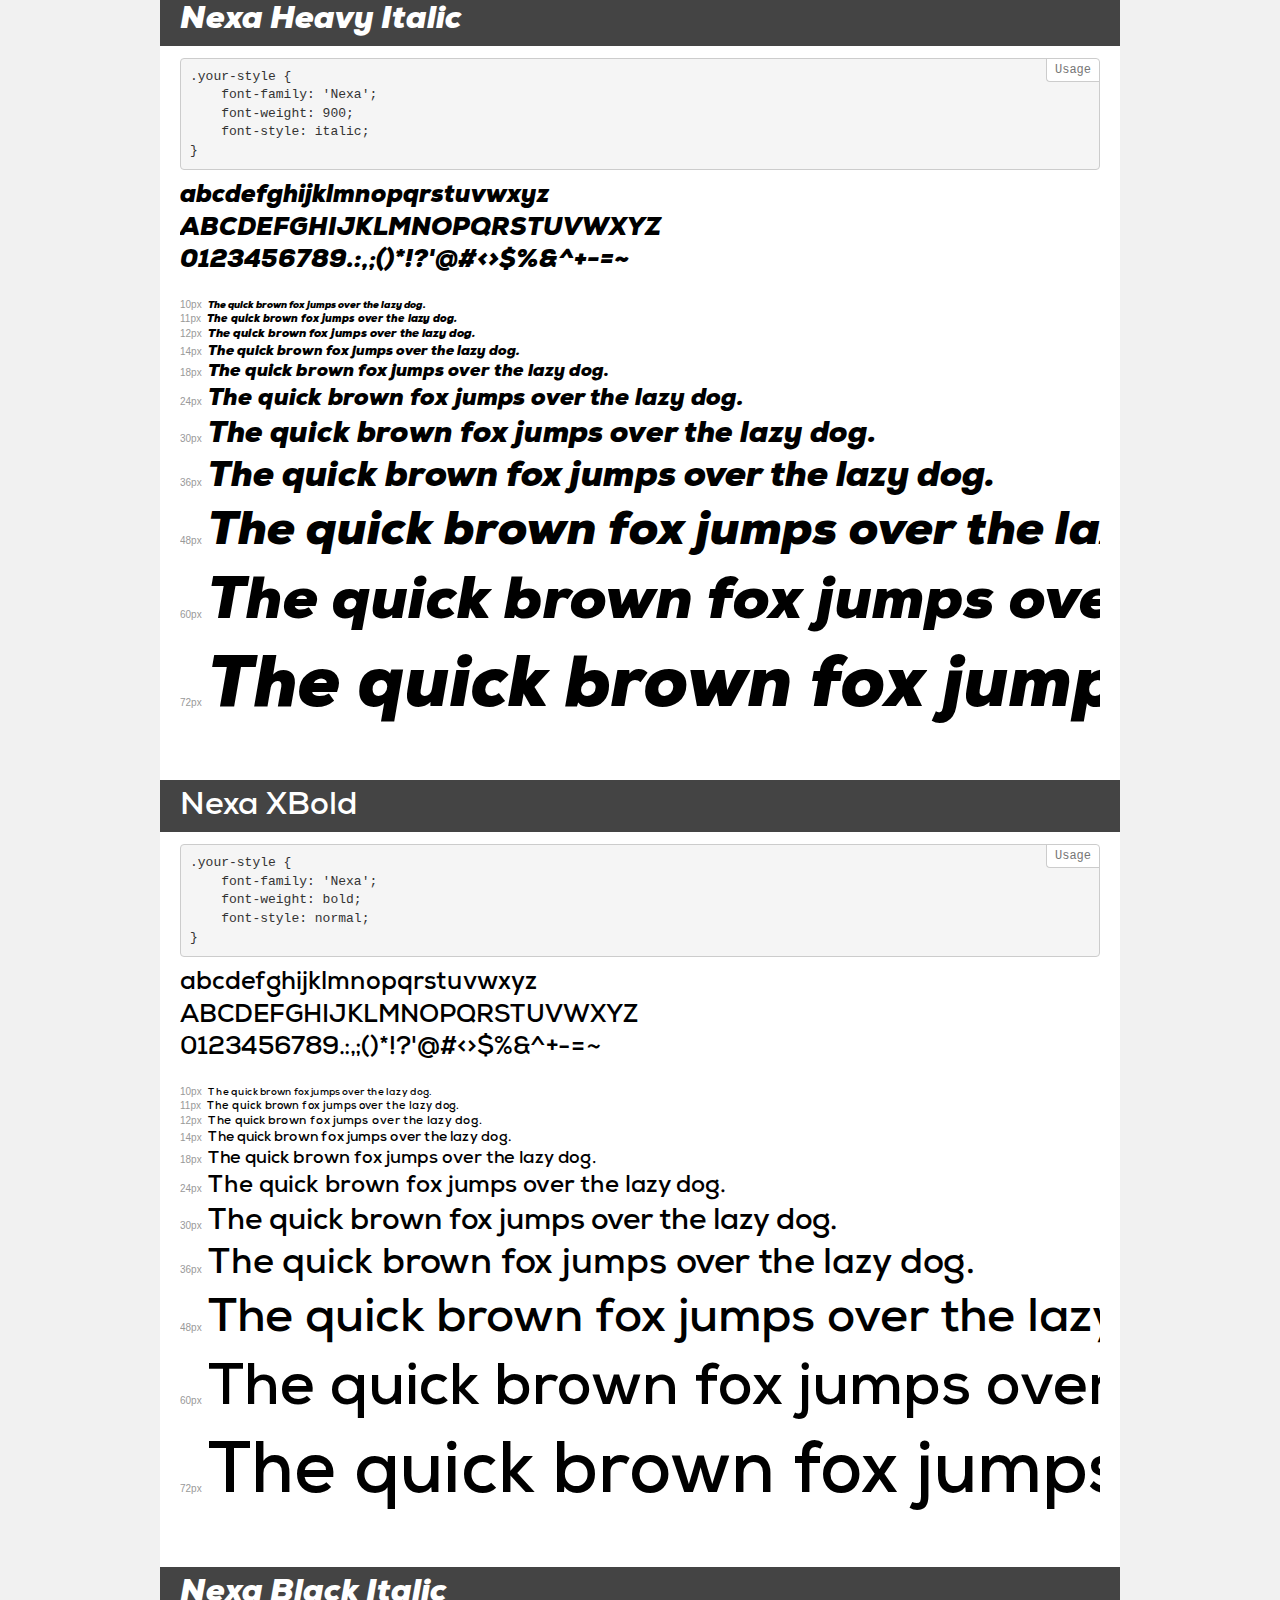
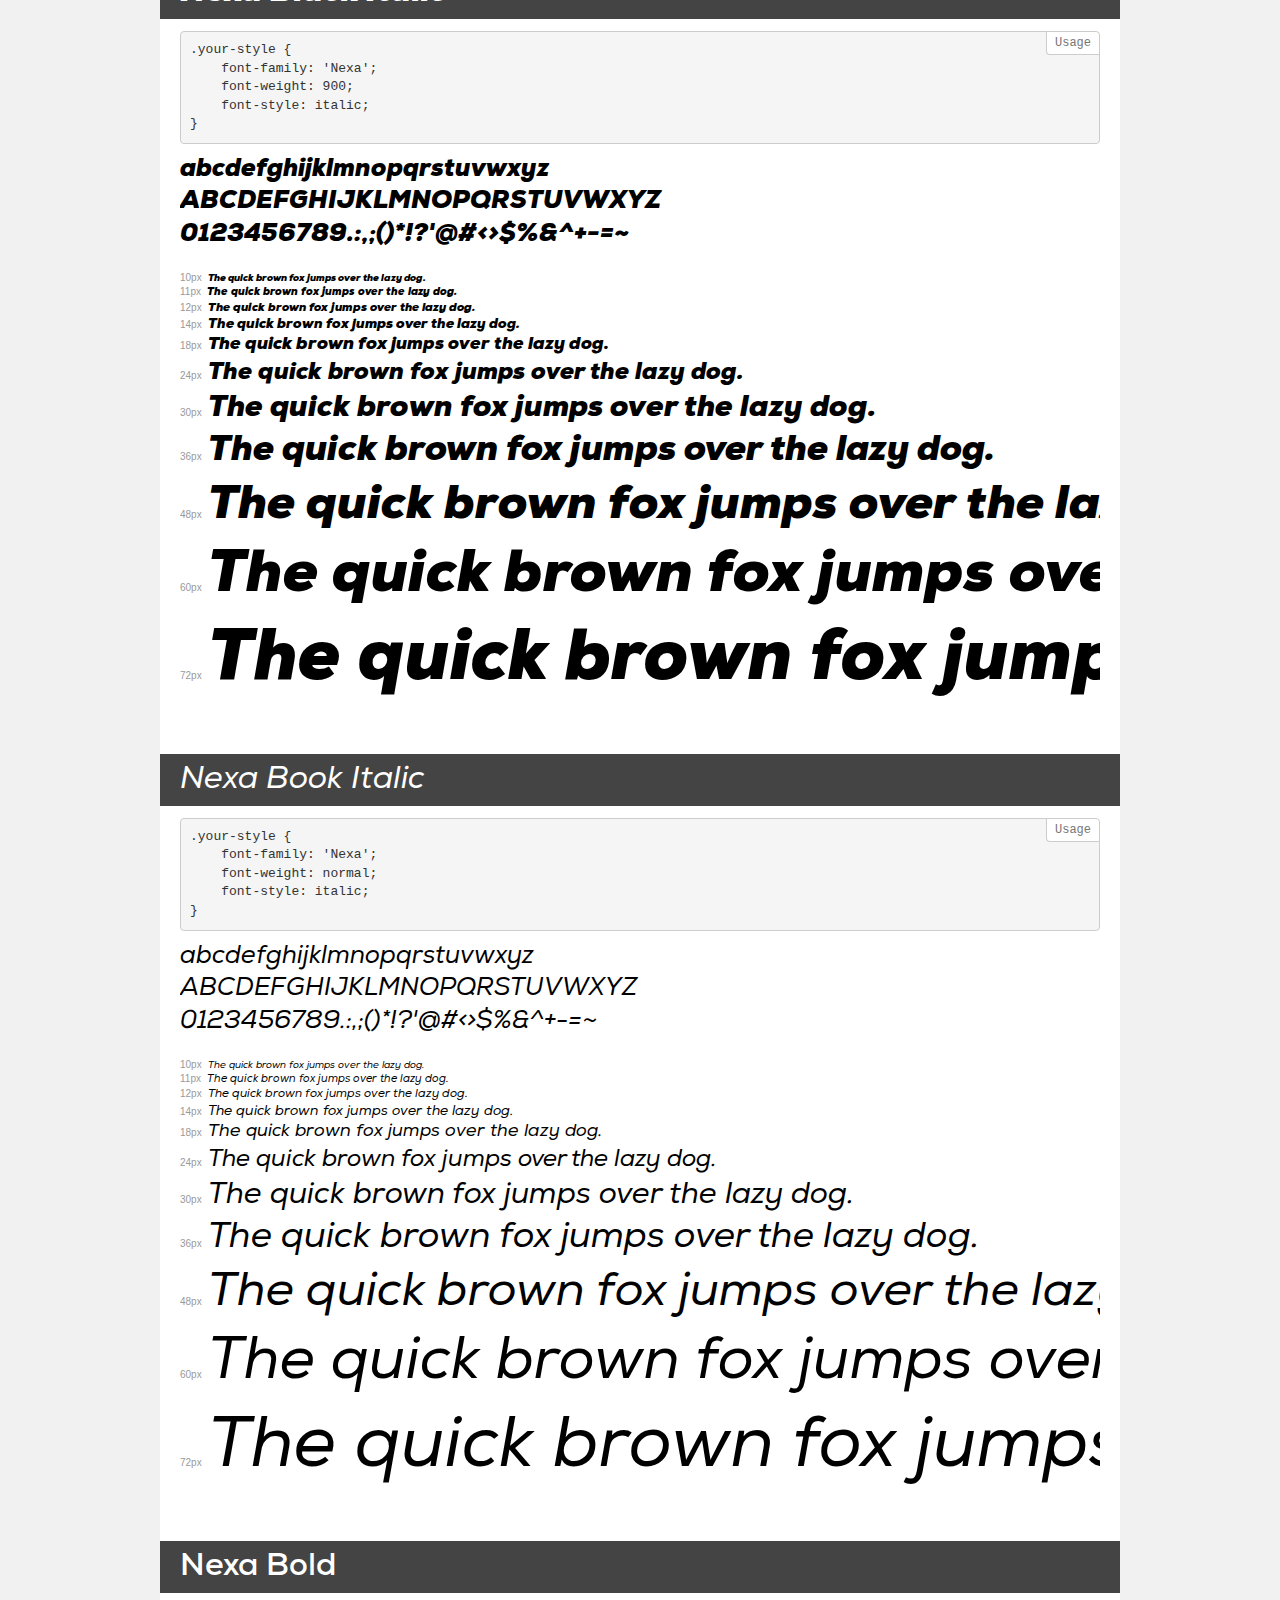
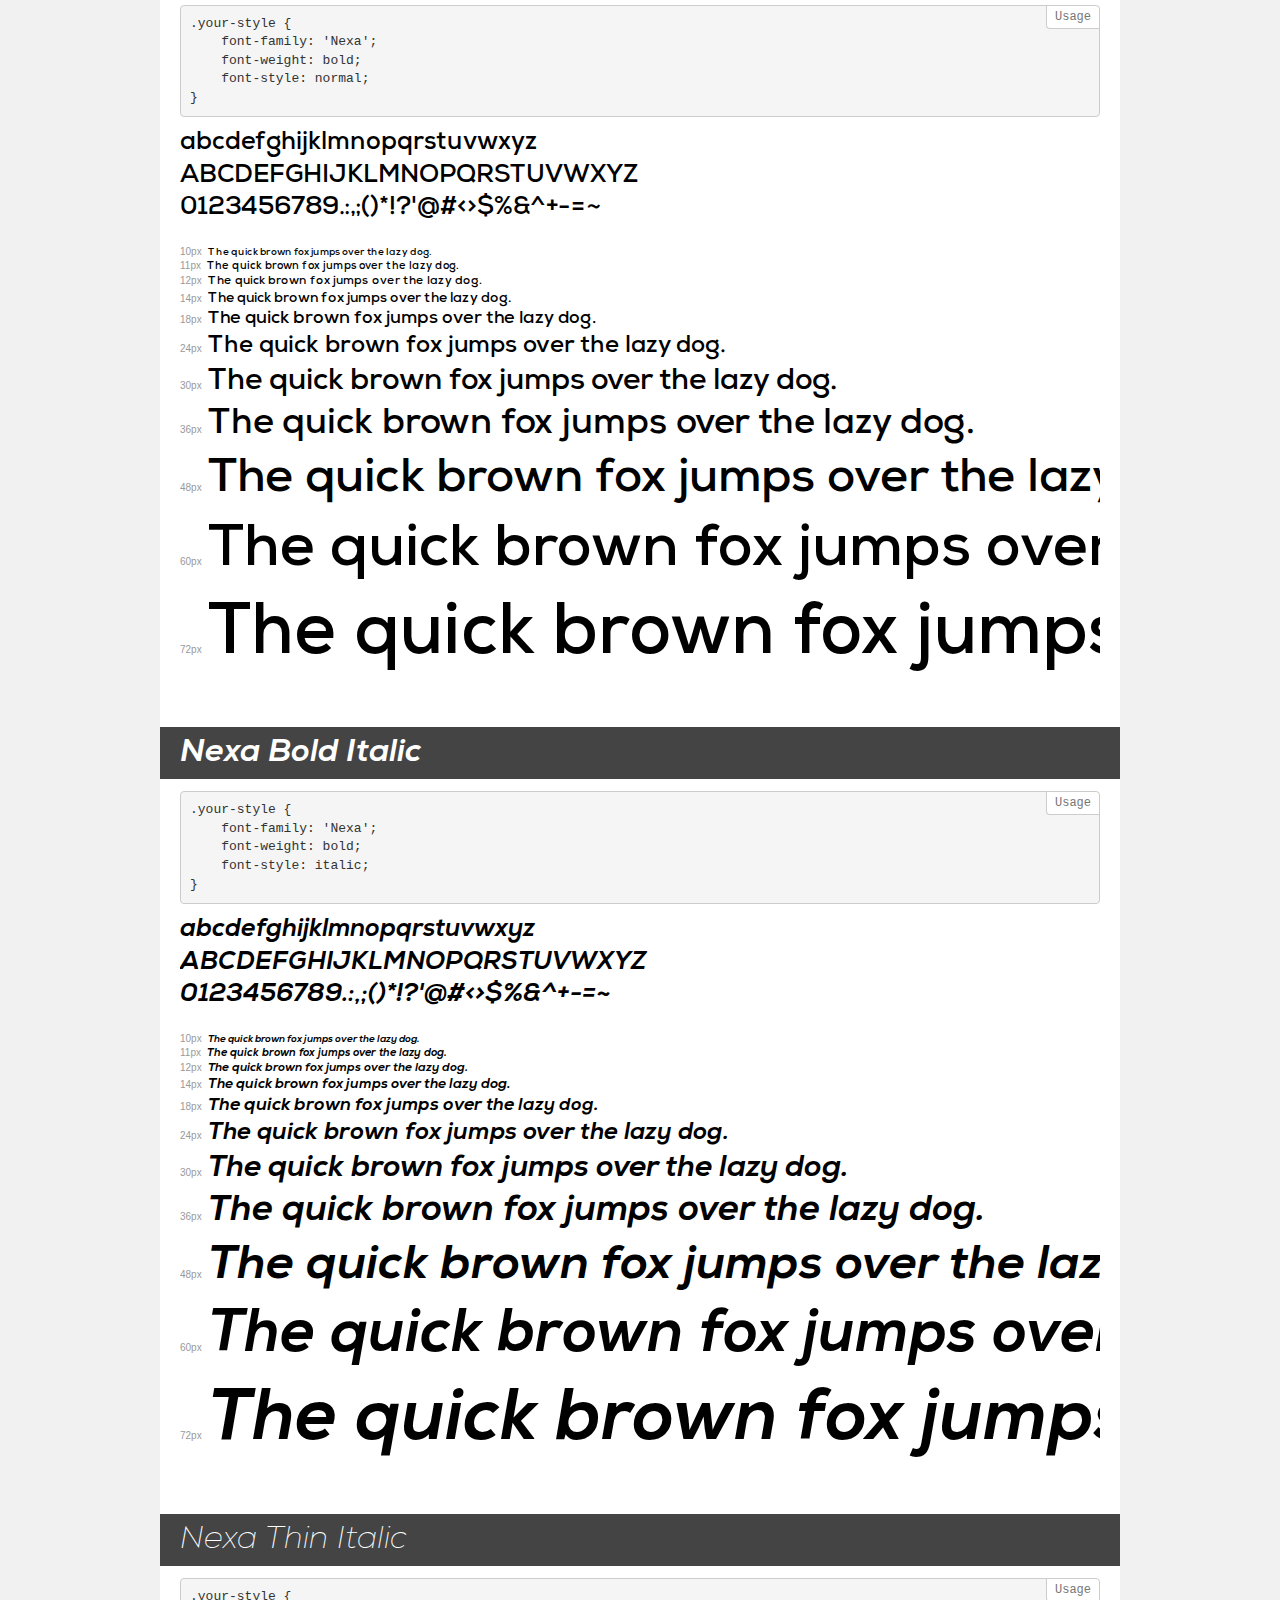
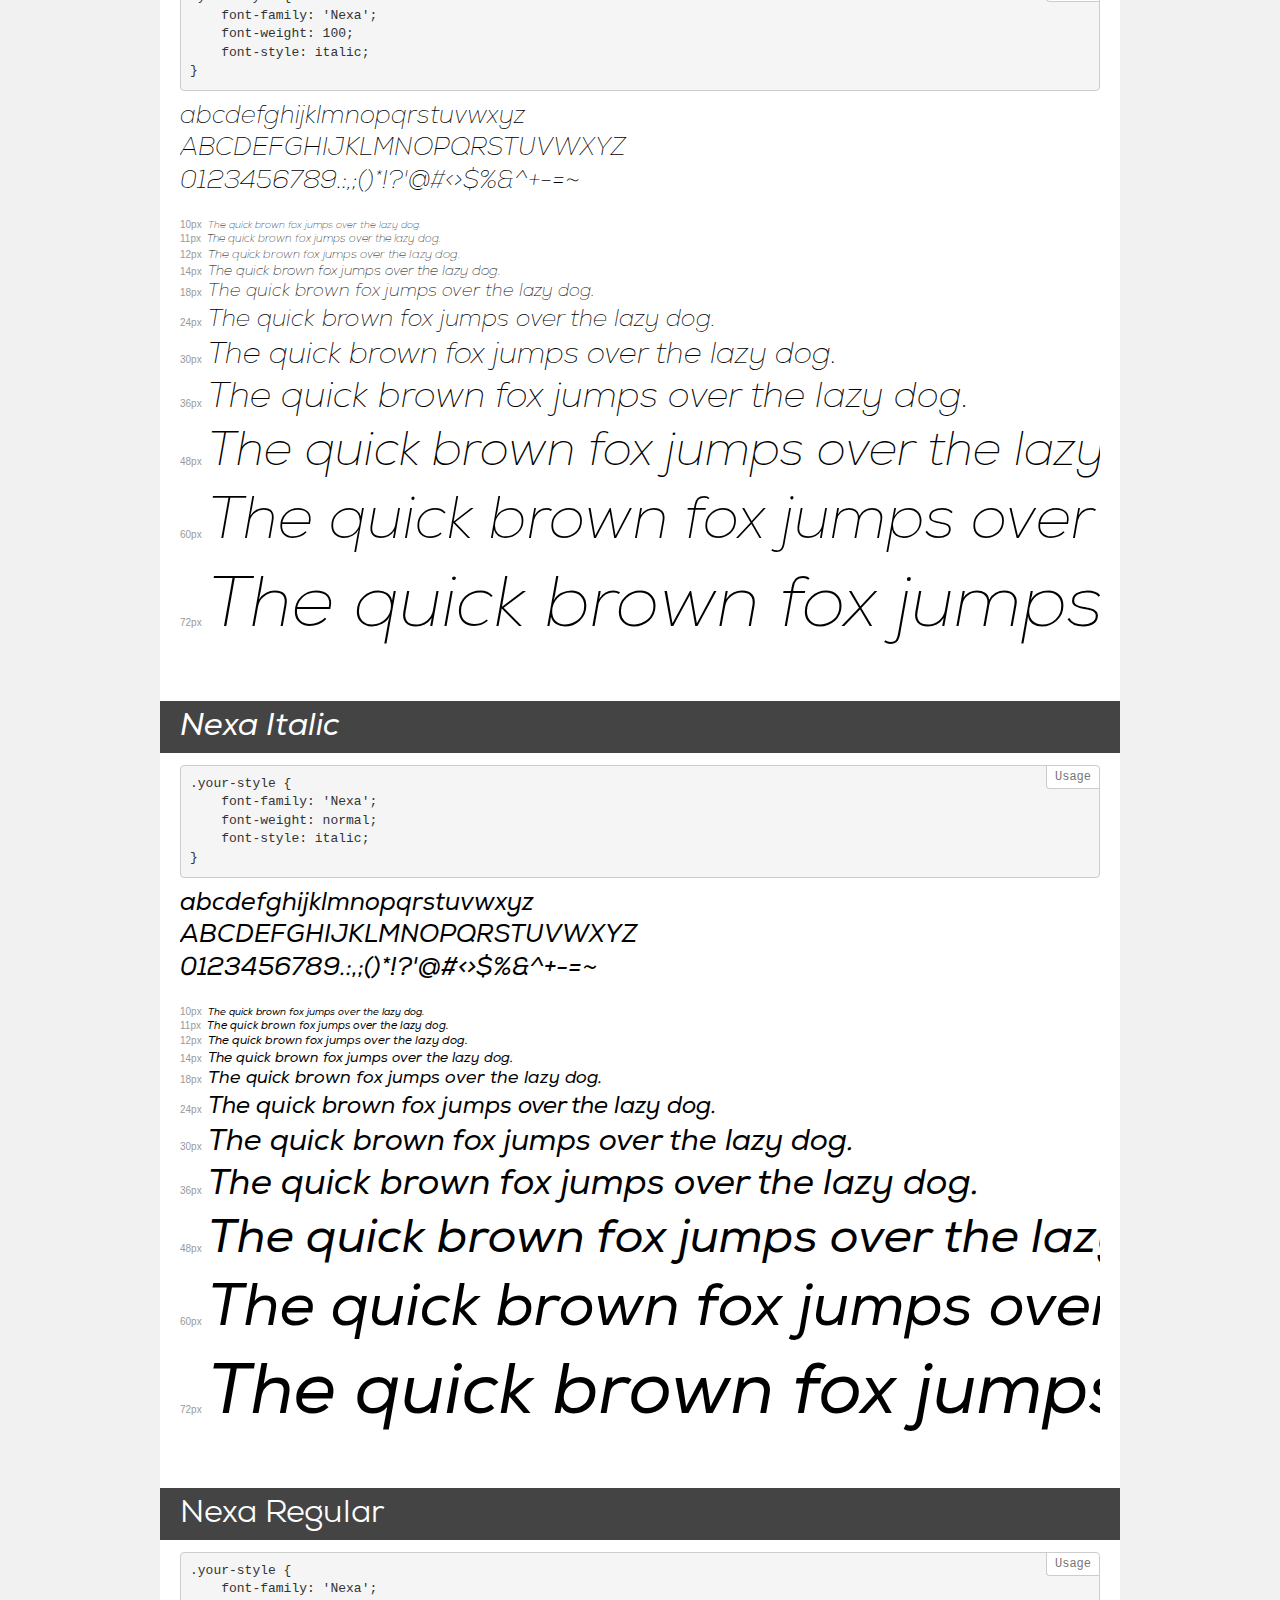
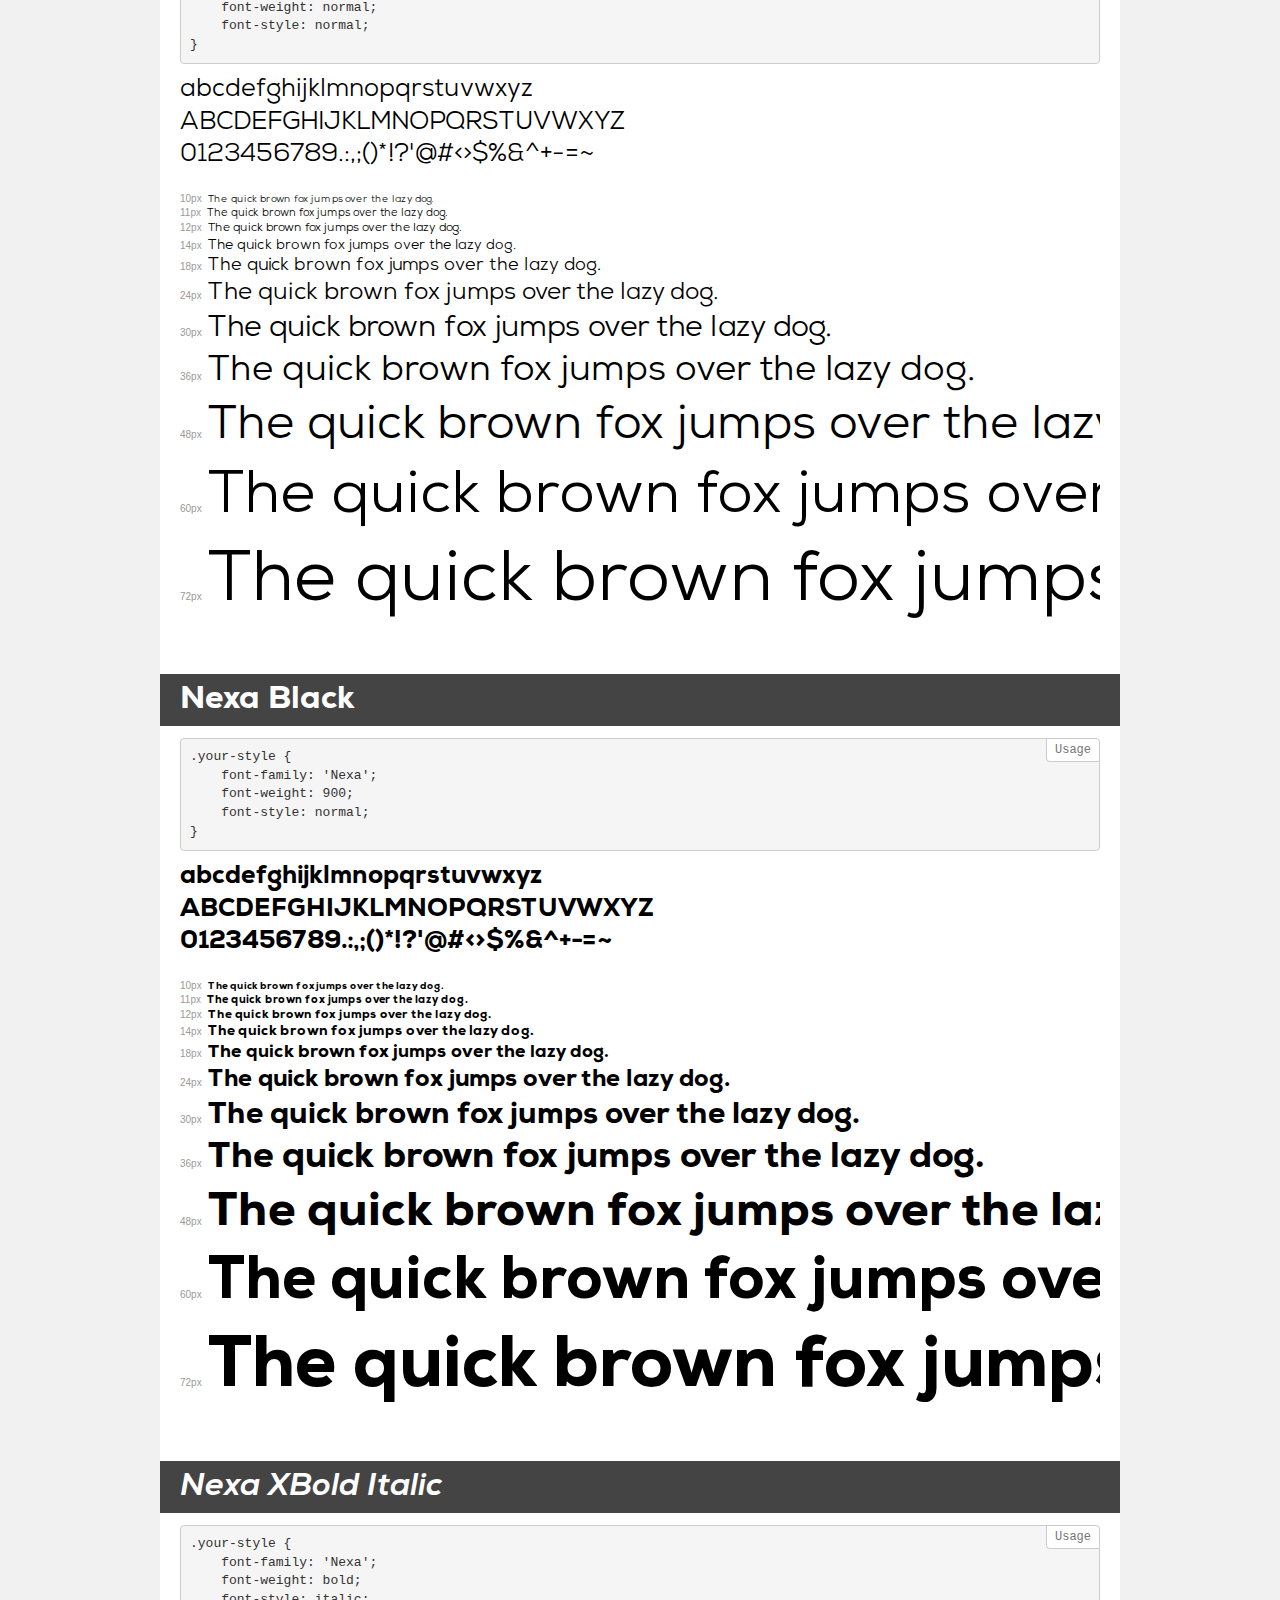
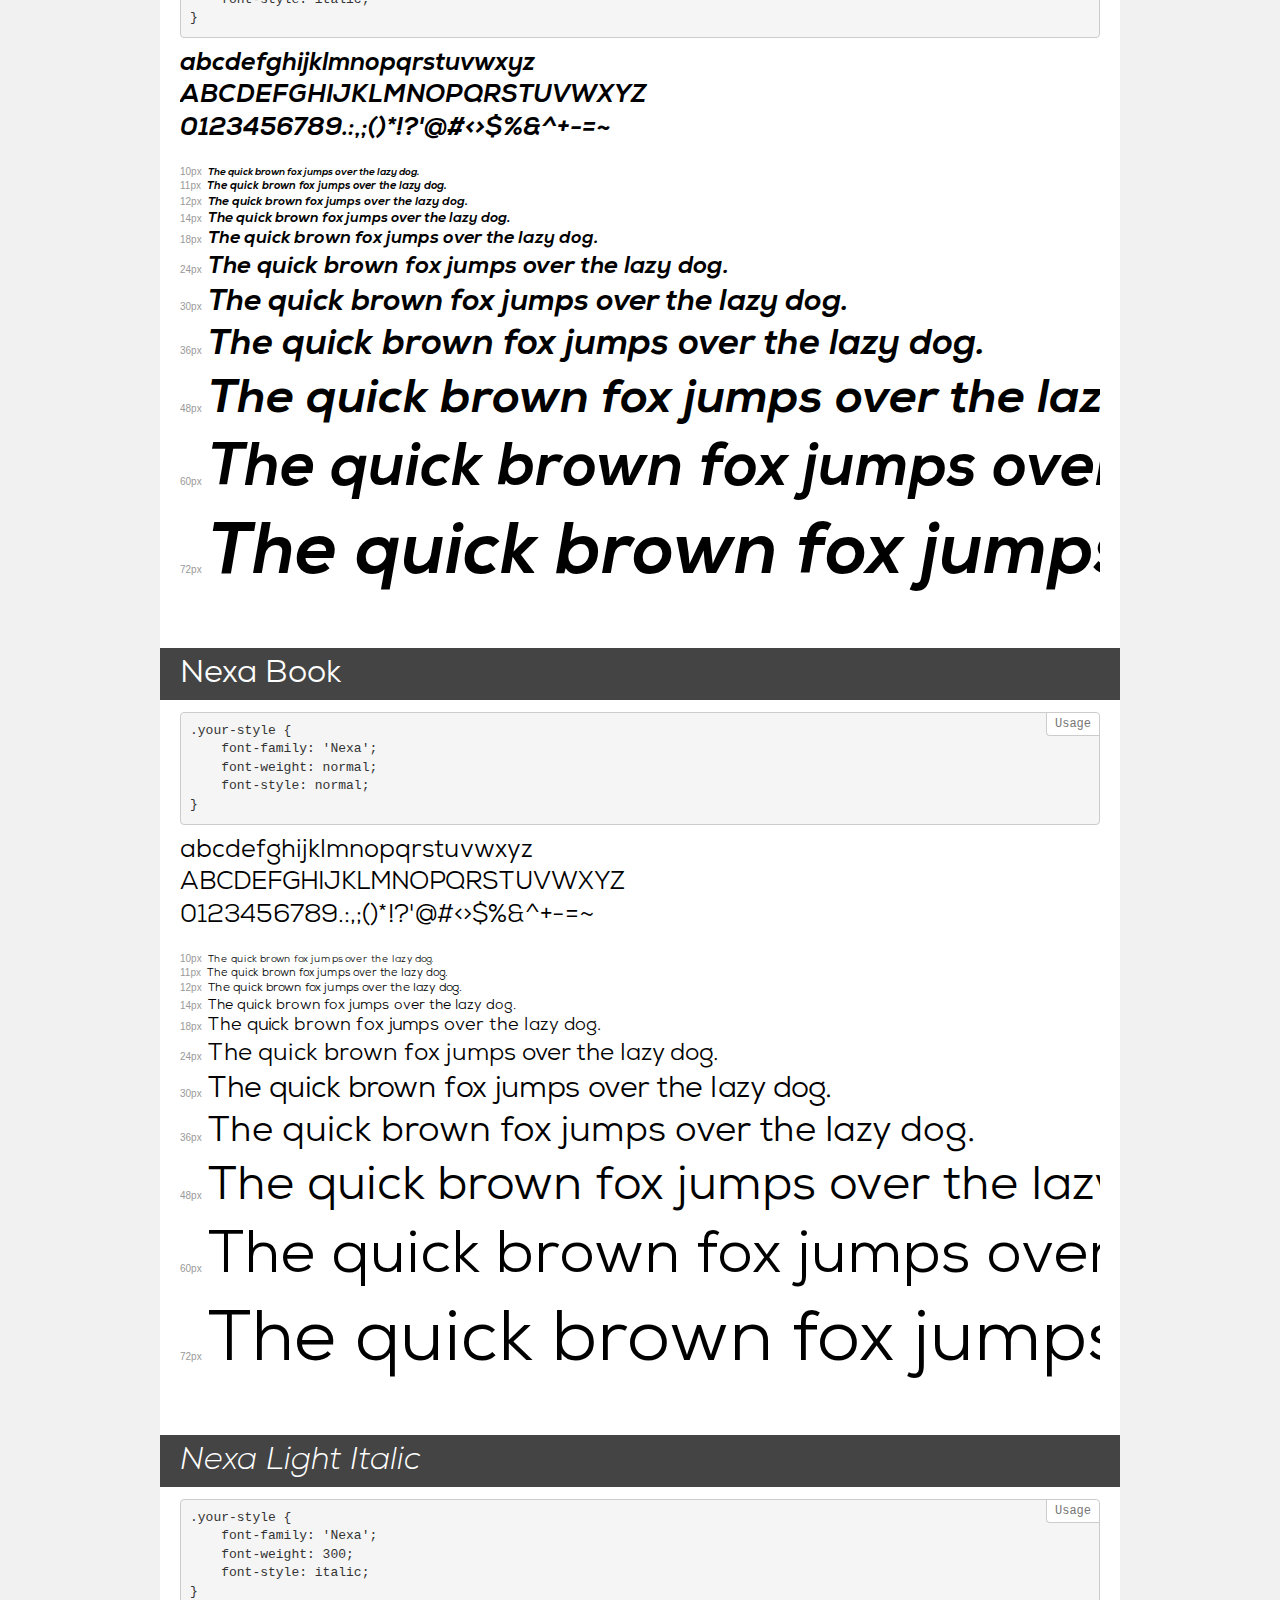
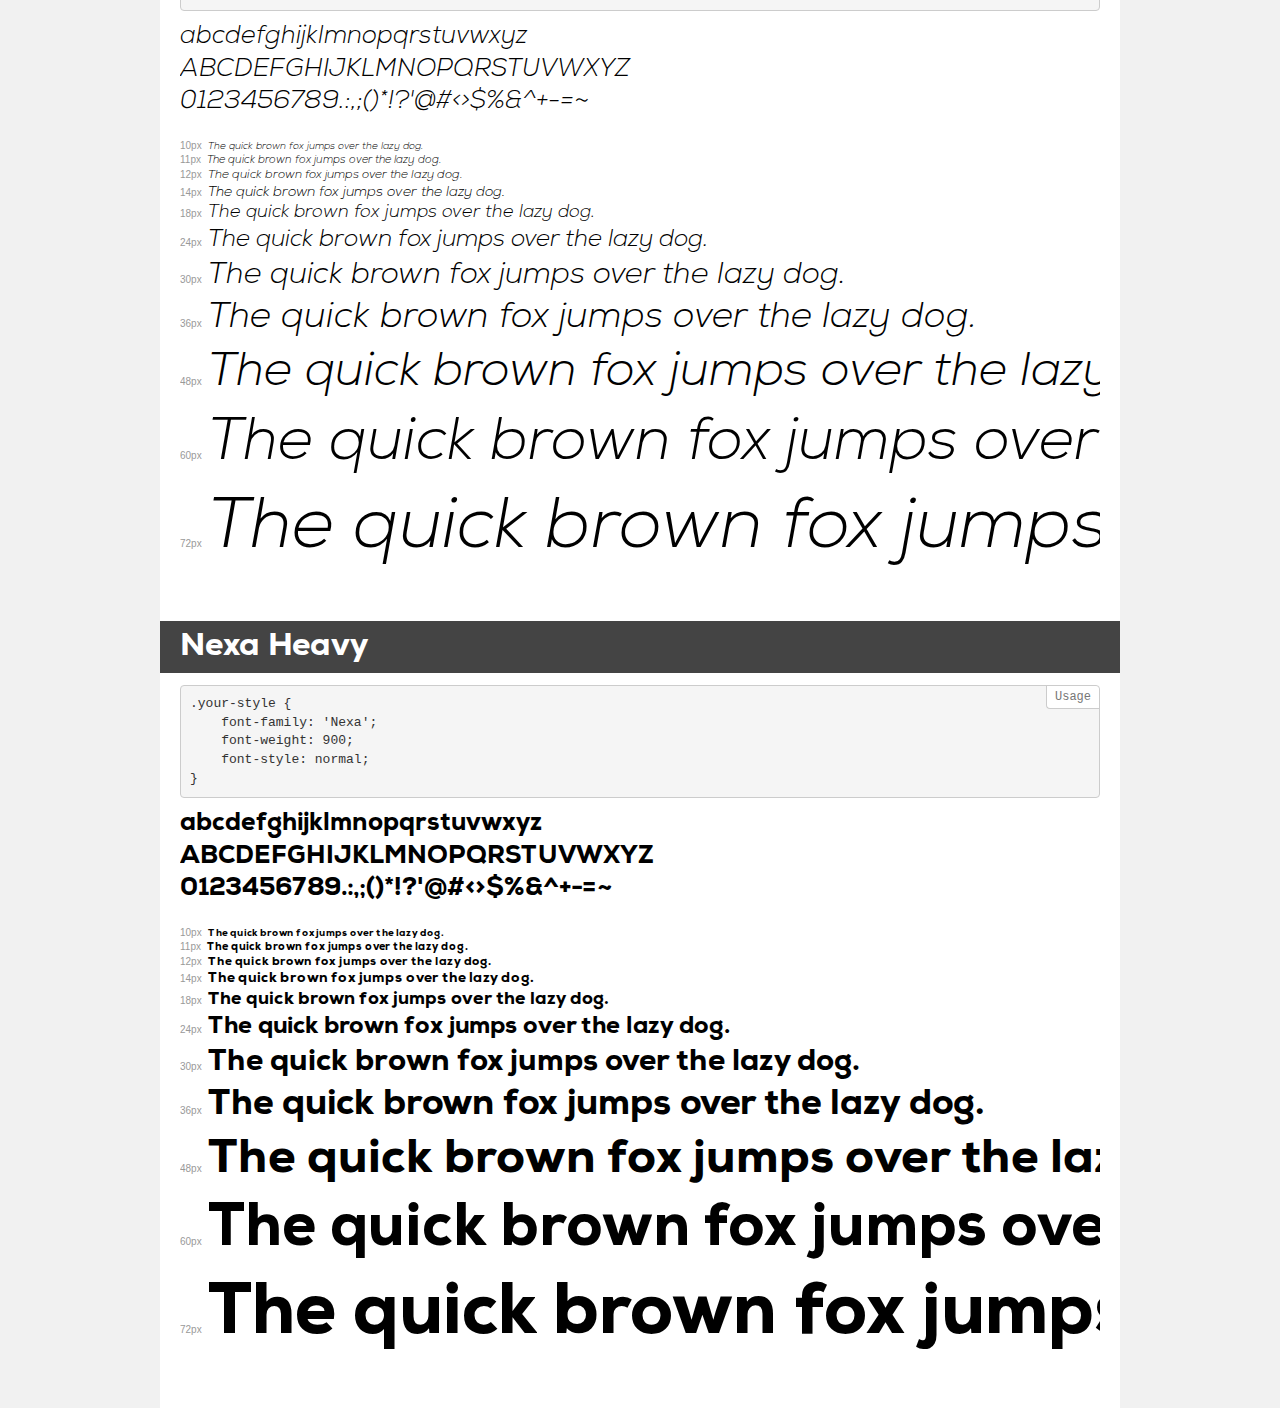
<file: font/demo.html>
<!DOCTYPE html>
<html>
<head>
    <meta charset="utf-8">
    <meta http-equiv="X-UA-Compatible" content="IE=edge">
    <meta name="viewport" content="width=device-width, initial-scale=1">
    <meta name="robots" content="noindex, noarchive">
    <meta name="format-detection" content="telephone=no">
    <title>Transfonter demo</title>
    <link href="stylesheet.css" rel="stylesheet">
    <style>
        /*
        http://meyerweb.com/eric/tools/css/reset/
        v2.0 | 20110126
        License: none (public domain)
        */
        html, body, div, span, applet, object, iframe,
        h1, h2, h3, h4, h5, h6, p, blockquote, pre,
        a, abbr, acronym, address, big, cite, code,
        del, dfn, em, img, ins, kbd, q, s, samp,
        small, strike, strong, sub, sup, tt, var,
        b, u, i, center,
        dl, dt, dd, ol, ul, li,
        fieldset, form, label, legend,
        table, caption, tbody, tfoot, thead, tr, th, td,
        article, aside, canvas, details, embed,
        figure, figcaption, footer, header, hgroup,
        menu, nav, output, ruby, section, summary,
        time, mark, audio, video {
            margin: 0;
            padding: 0;
            border: 0;
            font-size: 100%;
            font: inherit;
            vertical-align: baseline;
        }
        /* HTML5 display-role reset for older browsers */
        article, aside, details, figcaption, figure,
        footer, header, hgroup, menu, nav, section {
            display: block;
        }
        body {
            line-height: 1;
        }
        ol, ul {
            list-style: none;
        }
        blockquote, q {
            quotes: none;
        }
        blockquote:before, blockquote:after,
        q:before, q:after {
            content: '';
            content: none;
        }
        table {
            border-collapse: collapse;
            border-spacing: 0;
        }
        /* common styles */
        body {
            background: #f1f1f1;
            color: #000;
        }
        .page {
            background: #fff;
            width: 920px;
            margin: 0 auto;
            padding: 20px 20px 0 20px;
            overflow: hidden;
        }
        .font-container {
            overflow-x: auto;
            overflow-y: hidden;
            margin-bottom: 40px;
            line-height: 1.3;
            white-space: nowrap;
            padding-bottom: 5px;
        }
        h1 {
            position: relative;
            background: #444;
            font-size: 32px;
            color: #fff;
            padding: 10px 20px;
            margin: 0 -20px 12px -20px;
        }
        .letters {
            font-size: 25px;
            margin-bottom: 20px;
        }
        .s10:before {
            content: '10px';
        }
        .s11:before {
            content: '11px';
        }
        .s12:before {
            content: '12px';
        }
        .s14:before {
            content: '14px';
        }
        .s18:before {
            content: '18px';
        }
        .s24:before {
            content: '24px';
        }
        .s30:before {
            content: '30px';
        }
        .s36:before {
            content: '36px';
        }
        .s48:before {
            content: '48px';
        }
        .s60:before {
            content: '60px';
        }
        .s72:before {
            content: '72px';
        }
        .s10:before, .s11:before, .s12:before, .s14:before,
        .s18:before, .s24:before, .s30:before, .s36:before,
        .s48:before, .s60:before, .s72:before {
            font-family: Arial, sans-serif;
            font-size: 10px;
            font-weight: normal;
            font-style: normal;
            color: #999;
            padding-right: 6px;
        }
        pre {
            display: block;
            position: relative;
            padding: 9px;
            margin: 0 0 10px;
            font-family: Monaco, Menlo, Consolas, "Courier New", monospace !important;
            font-size: 13px;
            line-height: 1.428571429;
            color: #333;
            font-weight: normal !important;
            font-style: normal !important;
            background-color: #f5f5f5;
            border: 1px solid #ccc;
            overflow-x: auto;
            border-radius: 4px;
        }
        pre:after {
            display: block;
            position: absolute;
            right: 0;
            top: 0;
            content: 'Usage';
            line-height: 1;
            padding: 5px 8px;
            font-size: 12px;
            color: #767676;
            background-color: #fff;
            border: 1px solid #ccc;
            border-right: none;
            border-top: none;
            border-radius: 0 4px 0 4px;
            z-index: 10;
        }
        /* responsive */
        @media (max-width: 959px) {
            .page {
                width: auto;
                margin: 0;
            }
        }
    </style>
</head>
<body>
<div class="page">
    <div class="demo" style="font-family: 'Nexa'; font-weight: 300; font-style: normal;">
        <h1>Nexa Light</h1>
        <pre>.your-style {
    font-family: 'Nexa';
    font-weight: 300;
    font-style: normal;
}</pre>
        <div class="font-container">
            <p class="letters">
                abcdefghijklmnopqrstuvwxyz<br>
ABCDEFGHIJKLMNOPQRSTUVWXYZ<br>
                0123456789.:,;()*!?'@#<>$%&^+-=~
            </p>
            <p class="s10" style="font-size: 10px;">The quick brown fox jumps over the lazy dog.</p>
            <p class="s11" style="font-size: 11px;">The quick brown fox jumps over the lazy dog.</p>
            <p class="s12" style="font-size: 12px;">The quick brown fox jumps over the lazy dog.</p>
            <p class="s14" style="font-size: 14px;">The quick brown fox jumps over the lazy dog.</p>
            <p class="s18" style="font-size: 18px;">The quick brown fox jumps over the lazy dog.</p>
            <p class="s24" style="font-size: 24px;">The quick brown fox jumps over the lazy dog.</p>
            <p class="s30" style="font-size: 30px;">The quick brown fox jumps over the lazy dog.</p>
            <p class="s36" style="font-size: 36px;">The quick brown fox jumps over the lazy dog.</p>
            <p class="s48" style="font-size: 48px;">The quick brown fox jumps over the lazy dog.</p>
            <p class="s60" style="font-size: 60px;">The quick brown fox jumps over the lazy dog.</p>
            <p class="s72" style="font-size: 72px;">The quick brown fox jumps over the lazy dog.</p>
        </div>
    </div>
    <div class="demo" style="font-family: 'Nexa'; font-weight: 100; font-style: normal;">
        <h1>Nexa Thin</h1>
        <pre>.your-style {
    font-family: 'Nexa';
    font-weight: 100;
    font-style: normal;
}</pre>
        <div class="font-container">
            <p class="letters">
                abcdefghijklmnopqrstuvwxyz<br>
ABCDEFGHIJKLMNOPQRSTUVWXYZ<br>
                0123456789.:,;()*!?'@#<>$%&^+-=~
            </p>
            <p class="s10" style="font-size: 10px;">The quick brown fox jumps over the lazy dog.</p>
            <p class="s11" style="font-size: 11px;">The quick brown fox jumps over the lazy dog.</p>
            <p class="s12" style="font-size: 12px;">The quick brown fox jumps over the lazy dog.</p>
            <p class="s14" style="font-size: 14px;">The quick brown fox jumps over the lazy dog.</p>
            <p class="s18" style="font-size: 18px;">The quick brown fox jumps over the lazy dog.</p>
            <p class="s24" style="font-size: 24px;">The quick brown fox jumps over the lazy dog.</p>
            <p class="s30" style="font-size: 30px;">The quick brown fox jumps over the lazy dog.</p>
            <p class="s36" style="font-size: 36px;">The quick brown fox jumps over the lazy dog.</p>
            <p class="s48" style="font-size: 48px;">The quick brown fox jumps over the lazy dog.</p>
            <p class="s60" style="font-size: 60px;">The quick brown fox jumps over the lazy dog.</p>
            <p class="s72" style="font-size: 72px;">The quick brown fox jumps over the lazy dog.</p>
        </div>
    </div>
    <div class="demo" style="font-family: 'Nexa'; font-weight: 900; font-style: italic;">
        <h1>Nexa Heavy Italic</h1>
        <pre>.your-style {
    font-family: 'Nexa';
    font-weight: 900;
    font-style: italic;
}</pre>
        <div class="font-container">
            <p class="letters">
                abcdefghijklmnopqrstuvwxyz<br>
ABCDEFGHIJKLMNOPQRSTUVWXYZ<br>
                0123456789.:,;()*!?'@#<>$%&^+-=~
            </p>
            <p class="s10" style="font-size: 10px;">The quick brown fox jumps over the lazy dog.</p>
            <p class="s11" style="font-size: 11px;">The quick brown fox jumps over the lazy dog.</p>
            <p class="s12" style="font-size: 12px;">The quick brown fox jumps over the lazy dog.</p>
            <p class="s14" style="font-size: 14px;">The quick brown fox jumps over the lazy dog.</p>
            <p class="s18" style="font-size: 18px;">The quick brown fox jumps over the lazy dog.</p>
            <p class="s24" style="font-size: 24px;">The quick brown fox jumps over the lazy dog.</p>
            <p class="s30" style="font-size: 30px;">The quick brown fox jumps over the lazy dog.</p>
            <p class="s36" style="font-size: 36px;">The quick brown fox jumps over the lazy dog.</p>
            <p class="s48" style="font-size: 48px;">The quick brown fox jumps over the lazy dog.</p>
            <p class="s60" style="font-size: 60px;">The quick brown fox jumps over the lazy dog.</p>
            <p class="s72" style="font-size: 72px;">The quick brown fox jumps over the lazy dog.</p>
        </div>
    </div>
    <div class="demo" style="font-family: 'Nexa'; font-weight: bold; font-style: normal;">
        <h1>Nexa XBold</h1>
        <pre>.your-style {
    font-family: 'Nexa';
    font-weight: bold;
    font-style: normal;
}</pre>
        <div class="font-container">
            <p class="letters">
                abcdefghijklmnopqrstuvwxyz<br>
ABCDEFGHIJKLMNOPQRSTUVWXYZ<br>
                0123456789.:,;()*!?'@#<>$%&^+-=~
            </p>
            <p class="s10" style="font-size: 10px;">The quick brown fox jumps over the lazy dog.</p>
            <p class="s11" style="font-size: 11px;">The quick brown fox jumps over the lazy dog.</p>
            <p class="s12" style="font-size: 12px;">The quick brown fox jumps over the lazy dog.</p>
            <p class="s14" style="font-size: 14px;">The quick brown fox jumps over the lazy dog.</p>
            <p class="s18" style="font-size: 18px;">The quick brown fox jumps over the lazy dog.</p>
            <p class="s24" style="font-size: 24px;">The quick brown fox jumps over the lazy dog.</p>
            <p class="s30" style="font-size: 30px;">The quick brown fox jumps over the lazy dog.</p>
            <p class="s36" style="font-size: 36px;">The quick brown fox jumps over the lazy dog.</p>
            <p class="s48" style="font-size: 48px;">The quick brown fox jumps over the lazy dog.</p>
            <p class="s60" style="font-size: 60px;">The quick brown fox jumps over the lazy dog.</p>
            <p class="s72" style="font-size: 72px;">The quick brown fox jumps over the lazy dog.</p>
        </div>
    </div>
    <div class="demo" style="font-family: 'Nexa'; font-weight: 900; font-style: italic;">
        <h1>Nexa Black Italic</h1>
        <pre>.your-style {
    font-family: 'Nexa';
    font-weight: 900;
    font-style: italic;
}</pre>
        <div class="font-container">
            <p class="letters">
                abcdefghijklmnopqrstuvwxyz<br>
ABCDEFGHIJKLMNOPQRSTUVWXYZ<br>
                0123456789.:,;()*!?'@#<>$%&^+-=~
            </p>
            <p class="s10" style="font-size: 10px;">The quick brown fox jumps over the lazy dog.</p>
            <p class="s11" style="font-size: 11px;">The quick brown fox jumps over the lazy dog.</p>
            <p class="s12" style="font-size: 12px;">The quick brown fox jumps over the lazy dog.</p>
            <p class="s14" style="font-size: 14px;">The quick brown fox jumps over the lazy dog.</p>
            <p class="s18" style="font-size: 18px;">The quick brown fox jumps over the lazy dog.</p>
            <p class="s24" style="font-size: 24px;">The quick brown fox jumps over the lazy dog.</p>
            <p class="s30" style="font-size: 30px;">The quick brown fox jumps over the lazy dog.</p>
            <p class="s36" style="font-size: 36px;">The quick brown fox jumps over the lazy dog.</p>
            <p class="s48" style="font-size: 48px;">The quick brown fox jumps over the lazy dog.</p>
            <p class="s60" style="font-size: 60px;">The quick brown fox jumps over the lazy dog.</p>
            <p class="s72" style="font-size: 72px;">The quick brown fox jumps over the lazy dog.</p>
        </div>
    </div>
    <div class="demo" style="font-family: 'Nexa'; font-weight: normal; font-style: italic;">
        <h1>Nexa Book Italic</h1>
        <pre>.your-style {
    font-family: 'Nexa';
    font-weight: normal;
    font-style: italic;
}</pre>
        <div class="font-container">
            <p class="letters">
                abcdefghijklmnopqrstuvwxyz<br>
ABCDEFGHIJKLMNOPQRSTUVWXYZ<br>
                0123456789.:,;()*!?'@#<>$%&^+-=~
            </p>
            <p class="s10" style="font-size: 10px;">The quick brown fox jumps over the lazy dog.</p>
            <p class="s11" style="font-size: 11px;">The quick brown fox jumps over the lazy dog.</p>
            <p class="s12" style="font-size: 12px;">The quick brown fox jumps over the lazy dog.</p>
            <p class="s14" style="font-size: 14px;">The quick brown fox jumps over the lazy dog.</p>
            <p class="s18" style="font-size: 18px;">The quick brown fox jumps over the lazy dog.</p>
            <p class="s24" style="font-size: 24px;">The quick brown fox jumps over the lazy dog.</p>
            <p class="s30" style="font-size: 30px;">The quick brown fox jumps over the lazy dog.</p>
            <p class="s36" style="font-size: 36px;">The quick brown fox jumps over the lazy dog.</p>
            <p class="s48" style="font-size: 48px;">The quick brown fox jumps over the lazy dog.</p>
            <p class="s60" style="font-size: 60px;">The quick brown fox jumps over the lazy dog.</p>
            <p class="s72" style="font-size: 72px;">The quick brown fox jumps over the lazy dog.</p>
        </div>
    </div>
    <div class="demo" style="font-family: 'Nexa'; font-weight: bold; font-style: normal;">
        <h1>Nexa Bold</h1>
        <pre>.your-style {
    font-family: 'Nexa';
    font-weight: bold;
    font-style: normal;
}</pre>
        <div class="font-container">
            <p class="letters">
                abcdefghijklmnopqrstuvwxyz<br>
ABCDEFGHIJKLMNOPQRSTUVWXYZ<br>
                0123456789.:,;()*!?'@#<>$%&^+-=~
            </p>
            <p class="s10" style="font-size: 10px;">The quick brown fox jumps over the lazy dog.</p>
            <p class="s11" style="font-size: 11px;">The quick brown fox jumps over the lazy dog.</p>
            <p class="s12" style="font-size: 12px;">The quick brown fox jumps over the lazy dog.</p>
            <p class="s14" style="font-size: 14px;">The quick brown fox jumps over the lazy dog.</p>
            <p class="s18" style="font-size: 18px;">The quick brown fox jumps over the lazy dog.</p>
            <p class="s24" style="font-size: 24px;">The quick brown fox jumps over the lazy dog.</p>
            <p class="s30" style="font-size: 30px;">The quick brown fox jumps over the lazy dog.</p>
            <p class="s36" style="font-size: 36px;">The quick brown fox jumps over the lazy dog.</p>
            <p class="s48" style="font-size: 48px;">The quick brown fox jumps over the lazy dog.</p>
            <p class="s60" style="font-size: 60px;">The quick brown fox jumps over the lazy dog.</p>
            <p class="s72" style="font-size: 72px;">The quick brown fox jumps over the lazy dog.</p>
        </div>
    </div>
    <div class="demo" style="font-family: 'Nexa'; font-weight: bold; font-style: italic;">
        <h1>Nexa Bold Italic</h1>
        <pre>.your-style {
    font-family: 'Nexa';
    font-weight: bold;
    font-style: italic;
}</pre>
        <div class="font-container">
            <p class="letters">
                abcdefghijklmnopqrstuvwxyz<br>
ABCDEFGHIJKLMNOPQRSTUVWXYZ<br>
                0123456789.:,;()*!?'@#<>$%&^+-=~
            </p>
            <p class="s10" style="font-size: 10px;">The quick brown fox jumps over the lazy dog.</p>
            <p class="s11" style="font-size: 11px;">The quick brown fox jumps over the lazy dog.</p>
            <p class="s12" style="font-size: 12px;">The quick brown fox jumps over the lazy dog.</p>
            <p class="s14" style="font-size: 14px;">The quick brown fox jumps over the lazy dog.</p>
            <p class="s18" style="font-size: 18px;">The quick brown fox jumps over the lazy dog.</p>
            <p class="s24" style="font-size: 24px;">The quick brown fox jumps over the lazy dog.</p>
            <p class="s30" style="font-size: 30px;">The quick brown fox jumps over the lazy dog.</p>
            <p class="s36" style="font-size: 36px;">The quick brown fox jumps over the lazy dog.</p>
            <p class="s48" style="font-size: 48px;">The quick brown fox jumps over the lazy dog.</p>
            <p class="s60" style="font-size: 60px;">The quick brown fox jumps over the lazy dog.</p>
            <p class="s72" style="font-size: 72px;">The quick brown fox jumps over the lazy dog.</p>
        </div>
    </div>
    <div class="demo" style="font-family: 'Nexa'; font-weight: 100; font-style: italic;">
        <h1>Nexa Thin Italic</h1>
        <pre>.your-style {
    font-family: 'Nexa';
    font-weight: 100;
    font-style: italic;
}</pre>
        <div class="font-container">
            <p class="letters">
                abcdefghijklmnopqrstuvwxyz<br>
ABCDEFGHIJKLMNOPQRSTUVWXYZ<br>
                0123456789.:,;()*!?'@#<>$%&^+-=~
            </p>
            <p class="s10" style="font-size: 10px;">The quick brown fox jumps over the lazy dog.</p>
            <p class="s11" style="font-size: 11px;">The quick brown fox jumps over the lazy dog.</p>
            <p class="s12" style="font-size: 12px;">The quick brown fox jumps over the lazy dog.</p>
            <p class="s14" style="font-size: 14px;">The quick brown fox jumps over the lazy dog.</p>
            <p class="s18" style="font-size: 18px;">The quick brown fox jumps over the lazy dog.</p>
            <p class="s24" style="font-size: 24px;">The quick brown fox jumps over the lazy dog.</p>
            <p class="s30" style="font-size: 30px;">The quick brown fox jumps over the lazy dog.</p>
            <p class="s36" style="font-size: 36px;">The quick brown fox jumps over the lazy dog.</p>
            <p class="s48" style="font-size: 48px;">The quick brown fox jumps over the lazy dog.</p>
            <p class="s60" style="font-size: 60px;">The quick brown fox jumps over the lazy dog.</p>
            <p class="s72" style="font-size: 72px;">The quick brown fox jumps over the lazy dog.</p>
        </div>
    </div>
    <div class="demo" style="font-family: 'Nexa'; font-weight: normal; font-style: italic;">
        <h1>Nexa Italic</h1>
        <pre>.your-style {
    font-family: 'Nexa';
    font-weight: normal;
    font-style: italic;
}</pre>
        <div class="font-container">
            <p class="letters">
                abcdefghijklmnopqrstuvwxyz<br>
ABCDEFGHIJKLMNOPQRSTUVWXYZ<br>
                0123456789.:,;()*!?'@#<>$%&^+-=~
            </p>
            <p class="s10" style="font-size: 10px;">The quick brown fox jumps over the lazy dog.</p>
            <p class="s11" style="font-size: 11px;">The quick brown fox jumps over the lazy dog.</p>
            <p class="s12" style="font-size: 12px;">The quick brown fox jumps over the lazy dog.</p>
            <p class="s14" style="font-size: 14px;">The quick brown fox jumps over the lazy dog.</p>
            <p class="s18" style="font-size: 18px;">The quick brown fox jumps over the lazy dog.</p>
            <p class="s24" style="font-size: 24px;">The quick brown fox jumps over the lazy dog.</p>
            <p class="s30" style="font-size: 30px;">The quick brown fox jumps over the lazy dog.</p>
            <p class="s36" style="font-size: 36px;">The quick brown fox jumps over the lazy dog.</p>
            <p class="s48" style="font-size: 48px;">The quick brown fox jumps over the lazy dog.</p>
            <p class="s60" style="font-size: 60px;">The quick brown fox jumps over the lazy dog.</p>
            <p class="s72" style="font-size: 72px;">The quick brown fox jumps over the lazy dog.</p>
        </div>
    </div>
    <div class="demo" style="font-family: 'Nexa'; font-weight: normal; font-style: normal;">
        <h1>Nexa Regular</h1>
        <pre>.your-style {
    font-family: 'Nexa';
    font-weight: normal;
    font-style: normal;
}</pre>
        <div class="font-container">
            <p class="letters">
                abcdefghijklmnopqrstuvwxyz<br>
ABCDEFGHIJKLMNOPQRSTUVWXYZ<br>
                0123456789.:,;()*!?'@#<>$%&^+-=~
            </p>
            <p class="s10" style="font-size: 10px;">The quick brown fox jumps over the lazy dog.</p>
            <p class="s11" style="font-size: 11px;">The quick brown fox jumps over the lazy dog.</p>
            <p class="s12" style="font-size: 12px;">The quick brown fox jumps over the lazy dog.</p>
            <p class="s14" style="font-size: 14px;">The quick brown fox jumps over the lazy dog.</p>
            <p class="s18" style="font-size: 18px;">The quick brown fox jumps over the lazy dog.</p>
            <p class="s24" style="font-size: 24px;">The quick brown fox jumps over the lazy dog.</p>
            <p class="s30" style="font-size: 30px;">The quick brown fox jumps over the lazy dog.</p>
            <p class="s36" style="font-size: 36px;">The quick brown fox jumps over the lazy dog.</p>
            <p class="s48" style="font-size: 48px;">The quick brown fox jumps over the lazy dog.</p>
            <p class="s60" style="font-size: 60px;">The quick brown fox jumps over the lazy dog.</p>
            <p class="s72" style="font-size: 72px;">The quick brown fox jumps over the lazy dog.</p>
        </div>
    </div>
    <div class="demo" style="font-family: 'Nexa'; font-weight: 900; font-style: normal;">
        <h1>Nexa Black</h1>
        <pre>.your-style {
    font-family: 'Nexa';
    font-weight: 900;
    font-style: normal;
}</pre>
        <div class="font-container">
            <p class="letters">
                abcdefghijklmnopqrstuvwxyz<br>
ABCDEFGHIJKLMNOPQRSTUVWXYZ<br>
                0123456789.:,;()*!?'@#<>$%&^+-=~
            </p>
            <p class="s10" style="font-size: 10px;">The quick brown fox jumps over the lazy dog.</p>
            <p class="s11" style="font-size: 11px;">The quick brown fox jumps over the lazy dog.</p>
            <p class="s12" style="font-size: 12px;">The quick brown fox jumps over the lazy dog.</p>
            <p class="s14" style="font-size: 14px;">The quick brown fox jumps over the lazy dog.</p>
            <p class="s18" style="font-size: 18px;">The quick brown fox jumps over the lazy dog.</p>
            <p class="s24" style="font-size: 24px;">The quick brown fox jumps over the lazy dog.</p>
            <p class="s30" style="font-size: 30px;">The quick brown fox jumps over the lazy dog.</p>
            <p class="s36" style="font-size: 36px;">The quick brown fox jumps over the lazy dog.</p>
            <p class="s48" style="font-size: 48px;">The quick brown fox jumps over the lazy dog.</p>
            <p class="s60" style="font-size: 60px;">The quick brown fox jumps over the lazy dog.</p>
            <p class="s72" style="font-size: 72px;">The quick brown fox jumps over the lazy dog.</p>
        </div>
    </div>
    <div class="demo" style="font-family: 'Nexa'; font-weight: bold; font-style: italic;">
        <h1>Nexa XBold Italic</h1>
        <pre>.your-style {
    font-family: 'Nexa';
    font-weight: bold;
    font-style: italic;
}</pre>
        <div class="font-container">
            <p class="letters">
                abcdefghijklmnopqrstuvwxyz<br>
ABCDEFGHIJKLMNOPQRSTUVWXYZ<br>
                0123456789.:,;()*!?'@#<>$%&^+-=~
            </p>
            <p class="s10" style="font-size: 10px;">The quick brown fox jumps over the lazy dog.</p>
            <p class="s11" style="font-size: 11px;">The quick brown fox jumps over the lazy dog.</p>
            <p class="s12" style="font-size: 12px;">The quick brown fox jumps over the lazy dog.</p>
            <p class="s14" style="font-size: 14px;">The quick brown fox jumps over the lazy dog.</p>
            <p class="s18" style="font-size: 18px;">The quick brown fox jumps over the lazy dog.</p>
            <p class="s24" style="font-size: 24px;">The quick brown fox jumps over the lazy dog.</p>
            <p class="s30" style="font-size: 30px;">The quick brown fox jumps over the lazy dog.</p>
            <p class="s36" style="font-size: 36px;">The quick brown fox jumps over the lazy dog.</p>
            <p class="s48" style="font-size: 48px;">The quick brown fox jumps over the lazy dog.</p>
            <p class="s60" style="font-size: 60px;">The quick brown fox jumps over the lazy dog.</p>
            <p class="s72" style="font-size: 72px;">The quick brown fox jumps over the lazy dog.</p>
        </div>
    </div>
    <div class="demo" style="font-family: 'Nexa'; font-weight: normal; font-style: normal;">
        <h1>Nexa Book</h1>
        <pre>.your-style {
    font-family: 'Nexa';
    font-weight: normal;
    font-style: normal;
}</pre>
        <div class="font-container">
            <p class="letters">
                abcdefghijklmnopqrstuvwxyz<br>
ABCDEFGHIJKLMNOPQRSTUVWXYZ<br>
                0123456789.:,;()*!?'@#<>$%&^+-=~
            </p>
            <p class="s10" style="font-size: 10px;">The quick brown fox jumps over the lazy dog.</p>
            <p class="s11" style="font-size: 11px;">The quick brown fox jumps over the lazy dog.</p>
            <p class="s12" style="font-size: 12px;">The quick brown fox jumps over the lazy dog.</p>
            <p class="s14" style="font-size: 14px;">The quick brown fox jumps over the lazy dog.</p>
            <p class="s18" style="font-size: 18px;">The quick brown fox jumps over the lazy dog.</p>
            <p class="s24" style="font-size: 24px;">The quick brown fox jumps over the lazy dog.</p>
            <p class="s30" style="font-size: 30px;">The quick brown fox jumps over the lazy dog.</p>
            <p class="s36" style="font-size: 36px;">The quick brown fox jumps over the lazy dog.</p>
            <p class="s48" style="font-size: 48px;">The quick brown fox jumps over the lazy dog.</p>
            <p class="s60" style="font-size: 60px;">The quick brown fox jumps over the lazy dog.</p>
            <p class="s72" style="font-size: 72px;">The quick brown fox jumps over the lazy dog.</p>
        </div>
    </div>
    <div class="demo" style="font-family: 'Nexa'; font-weight: 300; font-style: italic;">
        <h1>Nexa Light Italic</h1>
        <pre>.your-style {
    font-family: 'Nexa';
    font-weight: 300;
    font-style: italic;
}</pre>
        <div class="font-container">
            <p class="letters">
                abcdefghijklmnopqrstuvwxyz<br>
ABCDEFGHIJKLMNOPQRSTUVWXYZ<br>
                0123456789.:,;()*!?'@#<>$%&^+-=~
            </p>
            <p class="s10" style="font-size: 10px;">The quick brown fox jumps over the lazy dog.</p>
            <p class="s11" style="font-size: 11px;">The quick brown fox jumps over the lazy dog.</p>
            <p class="s12" style="font-size: 12px;">The quick brown fox jumps over the lazy dog.</p>
            <p class="s14" style="font-size: 14px;">The quick brown fox jumps over the lazy dog.</p>
            <p class="s18" style="font-size: 18px;">The quick brown fox jumps over the lazy dog.</p>
            <p class="s24" style="font-size: 24px;">The quick brown fox jumps over the lazy dog.</p>
            <p class="s30" style="font-size: 30px;">The quick brown fox jumps over the lazy dog.</p>
            <p class="s36" style="font-size: 36px;">The quick brown fox jumps over the lazy dog.</p>
            <p class="s48" style="font-size: 48px;">The quick brown fox jumps over the lazy dog.</p>
            <p class="s60" style="font-size: 60px;">The quick brown fox jumps over the lazy dog.</p>
            <p class="s72" style="font-size: 72px;">The quick brown fox jumps over the lazy dog.</p>
        </div>
    </div>
    <div class="demo" style="font-family: 'Nexa'; font-weight: 900; font-style: normal;">
        <h1>Nexa Heavy</h1>
        <pre>.your-style {
    font-family: 'Nexa';
    font-weight: 900;
    font-style: normal;
}</pre>
        <div class="font-container">
            <p class="letters">
                abcdefghijklmnopqrstuvwxyz<br>
ABCDEFGHIJKLMNOPQRSTUVWXYZ<br>
                0123456789.:,;()*!?'@#<>$%&^+-=~
            </p>
            <p class="s10" style="font-size: 10px;">The quick brown fox jumps over the lazy dog.</p>
            <p class="s11" style="font-size: 11px;">The quick brown fox jumps over the lazy dog.</p>
            <p class="s12" style="font-size: 12px;">The quick brown fox jumps over the lazy dog.</p>
            <p class="s14" style="font-size: 14px;">The quick brown fox jumps over the lazy dog.</p>
            <p class="s18" style="font-size: 18px;">The quick brown fox jumps over the lazy dog.</p>
            <p class="s24" style="font-size: 24px;">The quick brown fox jumps over the lazy dog.</p>
            <p class="s30" style="font-size: 30px;">The quick brown fox jumps over the lazy dog.</p>
            <p class="s36" style="font-size: 36px;">The quick brown fox jumps over the lazy dog.</p>
            <p class="s48" style="font-size: 48px;">The quick brown fox jumps over the lazy dog.</p>
            <p class="s60" style="font-size: 60px;">The quick brown fox jumps over the lazy dog.</p>
            <p class="s72" style="font-size: 72px;">The quick brown fox jumps over the lazy dog.</p>
        </div>
    </div>
</div>
</body>
</html>
</file>
<file: css/style.css>
@font-face {
    font-family: 'Nexa-Bold';
    src: url('../font/Nexa-Bold.eot'); 
    src: url('../font/Nexa-Bold.eot?#iefix') format('embedded-opentype'),
         url('../font/Nexa-Bold.woff2') format('woff2'), 
         url('../font/Nexa-Bold.woff') format('woff'),
         url('../font/Nexa-Bold.ttf')  format('truetype'), 
        
  }

*{
    -webkit-box-sizing: border-box;
    -moz-box-sizing: border-box;
    box-sizing: border-box;
}
html{
    scroll-behavior: smooth;
}
body{
    font-family: "Nexa-Bold", sans-serif !important;
    background-color: #181025;
    margin: 0;
    padding: 0;
    overflow-x: hidden;
}
ul{
    list-style:none;
    margin: 0;
    padding: 0;
    
}
a{
    text-decoration: none;
}
.container
{
    padding-left: 15px;
    padding-right: 15px;
    margin-left: auto;
    margin-right: auto;
}

header{
    background-color: #332941;
    height: 50px;
}
header .content{
display: flex;
justify-content: space-between;
align-items: center;
gap: 5px;
}
header .links{
    display: flex;
    justify-content: center;
    align-items: center;
   gap: 8px;
}
header .links li{
    text-transform: capitalize;
    height: 50px;
    line-height: 50px;
   
}
header .links li a.linkimg{
    display: block;
    width: 30px;
    height: 30px;
    margin: 10px auto;
    margin-left: -10px;
}
header .links li a.nav{
    height: 100%;
    display: block;
  
    font-size: 9px;
    font-weight: 500;
color: white;
}
header .links li.folder{
    display: block;
  
    font-size: 9px;
    font-weight: 700;
color: white;
text-transform: lowercase;
}
header .links li a.active{
   background-color: #181025;
   padding: 0 10px;
   color: #8a64fe;
}


header .links img{
    width: 100%;
    height: 100%;
}
header .right{
   

}
header .right .person{
   background-color: #000;
border-radius: 5px;
color: white;
display: flex;
justify-content: space-between;
align-items: center;
height: 18px;
padding: 1px 0;
/* gap: 5px; */
}
header .right .personanimat{
   position: relative;
   width: 67px;
   height: 100%;
}
header .right .personanimat canvas{
   position: absolute;
    /* background: #111; */
    height: 100%;
    width: 100%;
    left: 0;
    top: 0;
    z-index: 113;
    padding: 0 3px;
    -webkit-font-smoothing: antialiased;
    -moz-osx-font-smoothing: grayscale;
}

header .right .person p{
   margin: 0;
font-size: 8px;
padding: 5px;
padding-left: 0;
}
header .right .person .usericon{
  background-color: #241c31;
 
  height: 100%;
  text-align: center;
  display: flex;
  justify-content: center;
  align-items: center;
  border-radius: 5px;
padding: 5px;
color: #09cc6a;
}
header .links .folder{
   
    height: 60%;
   
}
header .links .folder a{
    background-color: #8866fb;
    padding: 5px;
    border-radius: 5px;
    height: 60%;
    color: white;
   
 }
header .links .folder .en{
    background-color: #241c31;
   
 }

 /* start nav  */
 nav{
    margin-top: 20px;
 }
 nav .content ul{
display: flex;
justify-content: space-between;
align-items: center;
gap: 10px;
 }
 nav .content ul li a{
color: white;
display: block;
font-size: 9px;
font-weight: 500;
position: relative;
text-transform: capitalize;
 }
 
 nav .content ul li a.active{
    position: relative;
 }
 nav .content ul li a.active::before{
    content: "";
    position: absolute;
    width: 50%;
    height: 3px;
    background-color: #32fc84;
    bottom: -10px;
 left: 50%;
 border-radius: 5px;
 transform: translateX(-50%);
 }


 .annonce{
    background-image: linear-gradient(to right,#8f3cee, #557ddd);
    margin-top: 10px;
 }
 .annonce .content, .annonce .content .text,.annonce .content .social{
    display: flex;
    justify-content: space-between;
    align-items: center;
    color: white;
    gap: 5px;
 }
 .annonce .content .text{
    gap: 5px;
 }
 .annonce .content .text i{
    font-size: 15px;
 }
 .annonce .content .text p{
font-size: 7px;
text-transform: capitalize;
font-weight: 500;
 }
 .annonce .content .social{
font-size: 11px;
gap: 5px;
 }
 .annonce .content .social a{
    color: white;
 }
 /* end nav  */
 /* start schema  */
 .schema{
    margin: 15px 0;
    margin-top: -10px;
    z-index: 112;
    position: relative;

 }
 .schema .head{
display: flex;
justify-content: space-between;
align-items: center;
color: white;

 }
 .schema .head h2{
    text-transform: capitalize;
    font-weight: 500;
    font-size: 12px;
 }
 .schema .head .setting,.beta .setting{
 color: white;
 background-color: #312842;
width: 30px;
height: 30px;
display: flex;
justify-content: center;
align-items: center;
border-radius: 5px;
 }
 .schema .scemaRank{
    color: white;
 }
 .schema .scemaRank .ranhHead, .schema .scemaRank .rankcontent{
   display: flex;
   justify-content: space-between;
   align-items: center;
  gap: 8px;
 }
 .schema .scemaRank .ranhHead th,.schema .scemaRank td{
   font-size: 11px;
text-align: center;
font-weight: 500;
text-transform: capitalize;
 }
 .schema .scemaRank .rankcontent{
  
 }
 .schema .scemaRank .rankcontent p {
    display: flex;
    justify-content: center;
    align-items: center;
 }
 .schema .scemaRank .rankcontent p img{
 width: 25px;
 height: 25px;
 }
 table{
    color: white;
    text-align: center;
    border-collapse:separate; 
  border-spacing: 0 .5em;
  /* border-collapse: collapse; */
  width: 100%;
  
 }

 td:first-child,
 th:first-child {
   border-radius: 10px 0 0 10px;
 }
 td:last-child,
 th:last-child {
   border-radius: 0 10px 10px 0;
 }
table .ranhHead{
    height: 50px;
}
table th{
    font-size: 7px;

}
table td{
    font-size: 7px;}
 table th,table td{
    text-align: center;
    font-weight: 500;
    text-transform: capitalize;
 }
 .schema .first{
    display: flex;
    justify-content: center;
    align-items: center;
 }
 .schema .rankcontent{
    color: white;
    background-color: #332941;
    border-radius: 5px;
    text-transform: capitalize;
    
 }
 .schema table td i{
    color: #32fc84;
 }
 .schema .rankcontent td{
    /* padding:0px 5px; */
 }

 .schema table img{
    width: 25px;
    height: 25px;
    }

 /* end schema  */
 /* start uschema  */
 .Uschema{
    background-color: #332941;
    border-top-left-radius: 20px;
    border-top-right-radius: 20px;
    padding-top: 20px;
    margin-bottom: 0;
 }
 .Uschema .rankcontent{
    background-color: #241c31;
 }
 .Uschema .Ufirst{
    gap: 10px;
 }
 .Uschema .Ufirst img{
    background-color: #181025;
    padding: 5px;
    border-radius: 5px;
 }
 .Uschema .first span{
    margin: 10px 0;
   
 }
 .Uschema .first span :last-child{
color: #ffffffb0;
font-size: 7px;
 }
 .Uschema .date{
    color: #ffffffb0;
    display: block;
    text-align: end;
    font-size: 7px;
    padding-right:15px ;
 }
 .Uschema .date span:last-child{
  display: block;
  margin-top: 3px;
 }
 .Uschema .Ufirst{

 }
 .Uschema .btn{
    display: flex;
    justify-content: center;
    align-items: center;
    margin: 20px auto 0 auto;
    padding-bottom: 20px;

 }
 .Uschema .btn button{
background-color: #7603ff;
color: white;
border: none;
width: 60%;
border-radius: 6px;
padding: 10px 0;
font-size: 13px;
font-weight: 500;

 }
 /* end uschema  */
 /* master */
.master{
   margin-top: 25px;
}
.master .content{
   color: white;
   
}
.master .head{
   display: flex;
   flex-direction: column;
   gap: 10px;
   text-transform: capitalize;
}
.master .head h3,.master .head p{
   margin: 0;

}

.master .head h3{
   font-size: 14px;
}
.master .head h3 span{
   color: #1fa15b;
}
.master .head p{
   font-size: 10px ;
   margin-bottom: 10px;
}
.master .masterprogress{
   background-color: #332941;
   padding:10px;
   border-radius: 8px;
   margin-bottom: 10px;
   display: flex;
   flex-direction: column;
   gap: 10px;
   height: 70px;
   justify-content: center;
}
.master .masterprogress:last-child{
   
   padding:15px 10px;
   height: 85px;
}
.master .progress {
   width: 100%;
   -webkit-appearance: none;
   appearance: none;
   border: none;
   border-radius: 10px;
   height: .5rem;
 }
 
 .master .progress::-webkit-progress-bar {
   background-color: black;
  
 }
 
 .master .progress::-webkit-progress-bar,
 .master .progress::-webkit-progress-value {
   border-radius: 5px;
 }
 
 .master .progress::-moz-progress-bar {
   border-radius: 10px;
   
 }
 
 .master .progress1::-webkit-progress-value {
   background: #ffc33a;
  
 }
 
.master .progress2::-webkit-progress-value {
   background: #34fb84;
 }
 

.master .masterprogress .info{
   display: flex;
   justify-content: space-between;
   align-items: center;
}
.master .masterprogress .info p{
   font-size: 11px;
   margin: 0;
}
.master .masterprogress .info .invest{
color: #d84558;
display: flex;
justify-content: center;
align-items: center;
gap: 5px;
}
.master .masterprogress .info .invest span,.master .masterprogress:last-child .info p span{
color: #d84558;
border-radius: 50%;
border: 1px solid #d84558;
display: block;
width: 16px;
height: 16px;
display: flex;
justify-content: center;
align-items: center;
font-size: 10px;
}
.master .masterprogress .info .invest span,.master .masterprogress:last-child .info p span i{
font-size: 8px;
}
.master .masterprogress:last-child .info{
   color: #34fb84;
  
}
.master .masterprogress:last-child .info p{
  
   display: flex;
   justify-content: center;
   align-items: center;
   gap: 5px;
  
}
.master .masterprogress:last-child .info p span{
   border: 1px solid #34fb84;
   color: #34fb84;
}
 /* master */
 /* secarchAddress */
 .secarchAddress{
   background-color: #241c31;
   margin-top: 30px;
   position: relative;
   padding-bottom: 50px;
   overflow-x: hidden;
   overflow-y: hidden;
 }
 .secarchAddress .content{
padding-top: 30px;
display: flex;
flex-direction: column;
gap: 30px;
margin-bottom: 30px;
 }
 .secarchAddress .content input{
width: 100%;
padding:12px 10px;
background-color: #181025;
border: none;
border-radius: 6px;
 }
 .secarchAddress .content input::placeholder{
color: #8c8597;
font-size: 12px;
font-weight: 700;
 }
 .secarchAddress .boxs{
   display: flex;
   flex-direction: column;
   gap: 4px;
  position: relative;
  align-items: end;
 }
 .secarchAddress .manBox{
   display: flex;
   justify-content: end;
   align-items: center;
  justify-content: space-between;
  padding-left: 15px;
  /* gap: 5%; */
  width: 100%;
 }
 .secarchAddress .manBox .box{
   background-color: #fdc53a;
   display: flex;
   flex-direction: column;
padding: 10px;
gap: 10px;
border-radius: 7px;
width: 90%;
z-index: 112;
 }
 .secarchAddress .manBox .direc{
  width: 18px;
   height: 18px;
border: 1px dashed white;
border-radius: 50%;
color: white;
display: flex;
justify-content: center;
align-items: center;
 }
 .secarchAddress .manBox .direc::after{
   content: "";
   position: absolute;
   width: 1px;
   height: 100%;
   background-color: white;
   bottom: -7.5%;
 }
 .secarchAddress .manBox .direc::before{
   content: "";
   /* width: 5%; */
   height: 1px;
   position: absolute;
   background-color: white;
   left: 10.5%;
   /* width: calc(10% - 18px); */
   width: 100% !important;
 }
 .secarchAddress .manBox .direc i{
 font-size: 10px;
 }
 .secarchAddress .manBox .box p{
   margin: 0;
   font-size: 9px;
   font-weight: 700;
 }
 .secarchAddress .manBox .box .boxinfo{
display: flex;
justify-content: space-between;
align-items: center;
text-transform: capitalize;
 }
 .secarchAddress .manBox2{
   /* margin-left: 25px; */
   /* gap: 7%; */
   width: 95%;
 }
 .secarchAddress .manBox2 .direc::after{
   top: 19.5%;
   height: 20%;
 }
 .secarchAddress .manBox2 .direc::before{
   left: 15%;
  
    width: calc(12% - 18px);;
 }

 .secarchAddress .manBox2 .box{
   background-color: #32fc84;
   width: 88%;
  
 }
 .secarchAddress .manBox2 .box p{
   
   font-size: 8px;
 }
 .secarchAddress .box2Cust .box{
background-color: #b9afc8;
/* width: 90%; */
 }
 .secarchAddress .box2Cust .direc{
height: 0;
width: 0;
border: none;
 }
 .secarchAddress .box2Cust .direc::before{
   left: 13%;
   /* width: 11%; */
   width: calc(10% - 8px);
 }
 .secarchAddress .box2Cust .direc::after{
  display: none;
 }
 .secarchAddress .manBox2  .dircgreen::after{
   height: 100%;
   top: 43%;
  }
 .secarchAddress .manBox3{
   width: 90%;
 }
 .secarchAddress .manBox3 .box{
   background-color: #32fc84;
   width: 85%;
 }
 .secarchAddress .boxcustom3 .box{
   background-color: #b9afc8;
 }
 .secarchAddress .manBox3  .box p{
   font-size: 7px;
 }
 .secarchAddress .manBox3  .direc::before{
  left: 20%;
 width: calc(15% - 18px)
 }
.secarchAddress .boxcustom3 .boxcustom3dir::after{

   height: 7.5%;

   top: 54%;
}
.secarchAddress .manBox3 .boxcustom4dir::after{

   height: 7.5%;

   top: 64.5%;
}
.secarchAddress .manBox3 .boxcustom5dir::after{

   height: 7.5%;

   top: 75.5%;
}
.secarchAddress .manBox3 .boxcustom6dir::after{

   height: 7.5%;

   top: 86%;
}
.secarchAddress .manBox3 .boxcustom7dir::after{

   height: 10.5%;

   top: 96.5%;
}
 /* secarchAddress */










/* responsive */
@media (max-width:320px){
   header .links li a.nav{
   
      font-size: 7px !important;
     
  }
  header .links li.folder{
    
    
      font-size: 7px !important;
    
  }
  header .right .person{
 gap: 0px;
  }
  header .right .person p{

font-size: 7px !important;
}
}
@media (min-width:370px){
   header .right .personanimat{
      width: 65px;
   }
   header .links li a.nav{
      font-size: 12px;
   }
   header .links{
      gap: 7px;
   }
   header .right .person p{
      font-size: 10px;
   }
   header .links .folder .en {
      font-size: 12.5px;
      font-weight: 900;
      padding: 4px 3px
   }
   
   nav .content ul li a{
      font-size: 13px;
     
   }
   .annonce .content .text p {
      font-size: 10px;
   }
   .annonce .content .social{
      font-size: 13px;
   }
   .schema .head h2 {
      font-size: 15px;
      margin: 0;
   }
   table th {
      font-size: 9px;
   }
   table td {
      font-size: 11px;
      
   }
   .Uschema .first span :last-child{
      font-size: 8px;
   }
   .Uschema .date{
      
    text-align: end;
    width: 100%;
    padding-right: 15px;
   }
    /* master */
 .master{
   margin-top: 25px;
}
.master .content{
   color: white;
   
}
.master .head{
   display: flex;
   flex-direction: column;
   gap: 10px;
   text-transform: capitalize;
}
.master .head h3,.master .head p{
   margin: 0;

}

.master .head h3{
   /* font-size: 17px; */
}
.master .head h3 span{
   color: #1fa15b;
}
.master .head p{
   font-size: 14px;
   margin-bottom: 10px;
}
.master .masterprogress{
   background-color: #332941;
   padding:10px;
   border-radius: 8px;
   margin-bottom: 10px;
   display: flex;
   flex-direction: column;
   gap: 10px;
   height: 70px;
   justify-content: center;
}
.master .masterprogress:last-child{
   
   padding:15px 10px;
   height: 85px;
}
.master .progress {
   width: 100%;
   -webkit-appearance: none;
   appearance: none;
   border: none;
   border-radius: 10px;
   height: .5rem;
 }
 
 .master .progress::-webkit-progress-bar {
   background-color: black;
  
 }
 
 .master .progress::-webkit-progress-bar,
 .master .progress::-webkit-progress-value {
   border-radius: 5px;
 }
 
 .master .progress::-moz-progress-bar {
   border-radius: 10px;
   
 }
 
 .master .progress1::-webkit-progress-value {
   background: #ffc33a;
  
 }
 
.master .progress2::-webkit-progress-value {
   background: #34fb84;
 }
 

.master .masterprogress .info{
   display: flex;
   justify-content: space-between;
   align-items: center;
}
.master .masterprogress .info p{
   font-size: 12px;
   margin: 0;
}
.master .masterprogress .info .invest{
color: #d84558;
display: flex;
justify-content: center;
align-items: center;
gap: 5px;
}
.master .masterprogress .info .invest span,.master .masterprogress:last-child .info p span{
color: #d84558;
border-radius: 50%;
border: 1px solid #d84558;
display: block;
width: 16px;
height: 16px;
display: flex;
justify-content: center;
align-items: center;
font-size: 10px;
}
.master .masterprogress .info .invest span,.master .masterprogress:last-child .info p span i{
font-size: 8px;
}
.master .masterprogress:last-child .info{
   color: #34fb84;
  
}
.master .masterprogress:last-child .info p{
  
   display: flex;
   justify-content: center;
   align-items: center;
   gap: 5px;
  
}
.master .masterprogress:last-child .info p span{
   border: 1px solid #34fb84;
   color: #34fb84;
}
 /* master */
 /* secarchAddress */
 

 
 .secarchAddress .content input::placeholder{

font-size: 15px;

 }
 
 .secarchAddress .manBox{
   /* display: flex;
   justify-content: end;
   align-items: center;
  justify-content: space-between;
  padding-left: 15px; */
  /* gap: 7%; */
 }
 .secarchAddress .manBox .box{
   background-color: #fdc53a;
   display: flex;
   flex-direction: column;
padding: 10px;
gap: 10px;
border-radius: 7px;
 }
 .secarchAddress .manBox .direc{
  width: 18px;
   height: 18px;
border: 1px dashed white;
border-radius: 50%;
color: white;
display: flex;
justify-content: center;
align-items: center;
 }
 .secarchAddress .manBox .direc::before{
   content: "";
   width: 7%;
   height: 1px;
   position: absolute;
   background-color: white;
   /* left: 9%; */
   left: calc(10% - 4px);
 }
 .secarchAddress .manBox .direc i{
 font-size: 10px;
 }
 .secarchAddress .manBox .box p{
   margin: 0;
   font-size: 11px;
   font-weight: 700;
 }
 .secarchAddress .manBox .box .boxinfo{
display: flex;
justify-content: space-between;
align-items: center;
text-transform: capitalize;
 }
 .secarchAddress .manBox2{
   /* margin-left: 25px; */
   /* gap: 7%; */
 }
 .secarchAddress .manBox2 .direc::before{
   /* left: 16%; */
   left: calc(12% + 6px);
 }
 .secarchAddress .manBox2 .direc::after {
   top: 19%;
   height: 20%;
}
 .secarchAddress .manBox2 .box{
   background-color: #32fc84;
   /* width: 80%; */
  
 }
 .secarchAddress .manBox2 .box p{
   
   font-size: 9px;
 }
 .secarchAddress .manBox3  .box p{
   font-size: 8px;
 }
 .secarchAddress .box2Cust .direc{
   height: 0;
   width: 0;
   border: none;
    }
    .secarchAddress .box2Cust .direc::before{
      left: 14%;
      width: 10%;
      left: calc(10% + 6px);
    }
    .secarchAddress .box2Cust .direc::after{
     display: none;
    }
    .secarchAddress .manBox2  .dircgreen::after{
      height: 100%;
      top: 42%;
     }
    .secarchAddress .manBox3{
      
    }
    .secarchAddress .manBox3 .box{
      background-color: #32fc84;
    }
    .secarchAddress .boxcustom3 .box{
      background-color: #b9afc8;
    }
  
    .secarchAddress .manBox3  .direc::before{
     left: 24%;
     left: calc(15% + 15px);
     /* ddddd */
    }
   .secarchAddress .boxcustom3 .boxcustom3dir::after{
   
      height: 8%;
   
      top: 53%;
   }
   .secarchAddress .manBox3 .boxcustom4dir::after{
   
      height: 8%;
   
      top: 64%;
   }
   .secarchAddress .manBox3 .boxcustom5dir::after{
   
      height: 8%;
   
      top: 74.5%;
   }
   .secarchAddress .manBox3 .boxcustom6dir::after{
   
      height: 7.5%;
   
      top: 86%;
   }
   .secarchAddress .manBox3 .boxcustom7dir::after{
   
      height: 10.5%;
   
      top: 96.5%;
   }
}

/* responsive */
</file>
<file: css/dashboard.css>
.DashProfit{
   padding: 30px 0;
    background-color: #241c31;
}
.DashProfit .content{
display: flex;
justify-content: space-between;
align-items: flex-start;
color: white;

}
.DashProfit .walletBallance{
display: flex;
flex-direction: column;
gap: 10px;   
}
.DashProfit .walletBallance p,.DashProfit .walletBallance h3{
    padding: 0;
    margin: 0;
   text-transform: capitalize;

}
.DashProfit .walletBallance .profText{
   font-size: 10px;
   font-weight: 500;
}
.DashProfit .walletBallance .profhead{
   font-size: 11px;
   font-weight: 900;
}



.DashProfit .wither{
display: flex;
justify-content: space-between;
align-items: center;
background-color: #332941;
border-radius: 7px;
height: 30px;
padding: 0 5px;
margin-top: 15px;
text-transform: capitalize;
padding-left: 10px;
padding-right: 3px;

}
.DashProfit .wither .text{
font-size: 12px;
color: white;
font-weight: 900;
}
.DashProfit .wither .btnWither{
background-color: #7603ff;
border: none;
border-radius: 7px;
padding: 6px 40px;
color: white;
text-transform: capitalize;
font-size: 11px;
font-weight: 600;

}
/* charts */
.charts{
  margin-top: 30px;
  position: relative;
}
.charts .content{
    position: relative;
}
.charts .content .dashtext{
font-size: 12px;
padding: 0;
margin: 0;
color: white;
text-transform: capitalize;
}
.charts .content .graghs{
display: flex;
justify-content: space-between;
align-items: flex-start;
position: relative;
}

.charts .box,
.charts .box-copy {
    position: relative;
  width: 100px;
  height: 200px;
  display: box;
  /* margin: 5% auto auto auto; */
transform: translateY(-40%);
}

.charts .box-copy {
  /* border: 0; */
  margin: .5% 0;
  border: 0;
  height: 100%;
  top: 100%;
  z-index: 2;

}
.charts .numgraph{
  /* width: 50px;
  height: 20px; */
  display: none;
  flex-direction: column;
  justify-content: start;
  align-items: end;
  position: absolute;
  background-color: #211d2e;
  border-radius: 5px;
  bottom: 13%;
  left: 15%;
  padding:3px 7px;

  z-index: 111;

}

.charts .numgraph p{
  margin: 0;
color: white;
font-size: 8px;
font-weight: 700;
}
.charts .numgraph p:last-child{

color: #9892a0;
font-size: 6px;

}

.charts .contain {
  background-color: #5f5172;
  position: absolute;
  width: 5%;
  height: 30%;
  /* margin: 0 1em; */
  bottom: 0%;
  left: 2%;
  animation: slideUp 1s ease forwards;
}

.charts .box:hover .numgraph{
  display: flex;
  left: 15%;
}
.charts .first::after{
    content: "0.55%";
    position: absolute;
    top: -16px;
    color: white;
    font-size: 7px;
    left: 0%;
    transform: translateX(-50%);
    font-weight: 700;
}
.charts .contain:nth-of-type(2) {
  /* animation-delay: 1s; */
  background: #5f5172;
  height: 40%;
  left: 15%;
  animation: slideUp2 1s ease forwards;
}
.charts .contain:nth-of-type(2)::after{
    content: "0.65%";
    position: absolute;
    top: -16px;
    color: white;
    font-size: 7px;
    left:10%;
    transform: translateX(-50%);
    font-weight: 700;
}
.charts .contain:nth-of-type(3) {
  /* animation-delay: 1s; */
  background: #7603ff;
  height: 50%;
  left: 28%;
  animation: slideUp3 1s ease forwards;
}
.charts .contain:nth-of-type(3)::after{
    content: "0.80%";
    position: absolute;
    top: -16px;
    color: white;
    font-size: 7px;
    left: 0%;
    transform: translateX(-50%);
    font-weight: 700;
}
.charts .contain:nth-of-type(4) {
  /* animation-delay: 1s; */
  background: #332941;
  height: 30%;
  left: 41%;
}

.charts .contain:nth-of-type(5) {
  /* animation-delay: 1s; */
  background: #332941;
  height: 30%;
  left: 54%;
}

.charts .contain:nth-of-type(6) {
  /* animation-delay: 1s; */
  background: #332941;
  height: 30%;
  left: 67%;
}
.charts .contain:nth-of-type(7) {
  /* animation-delay: 1s; */
  background: #332941;
  height: 30%;
  left: 80%;
}
.charts .contain:nth-of-type(8) {
  /* animation-delay: 1s; */
  background: #332941;
  height: 30%;
  left: 93%;
}
.charts .contain:nth-of-type(9) {
  /* animation-delay: 1s; */
  background: #332941;
  height: 30%;
  left: 106%;
}
.charts .contain:nth-of-type(10) {
  /* animation-delay: 1s; */
  background: #332941;
  height: 30%;
  left: 119%;
}
.charts .contain:nth-of-type(11) {
  /* animation-delay: 1s; */
  background: #332941;
  height: 30%;
  left: 132%;
}

.charts .skill-name:nth-of-type(7) {
  left: 15%;
}


.charts .skill-name:nth-of-type(8) {
  left: 30%;
}

.charts .skill-name:nth-of-type(9) {
  left: 45%;
}



.skill-name:nth-of-type(10) {
  left: 60%;
}



.skill-name:nth-of-type(11) {
  left: 75%;
}

.graghs .box .rang{
    color: #6c4fc3;
    text-transform: capitalize;
    font-size: 7px;
    letter-spacing: .5;
    width: 168%;
}
@keyframes slideUp {
  0% {
    height: 0%;
  }

  100% {
    height: 30%;
  }
}

@keyframes slideUp2 {
  0% {
    height: 0%;
  }

  100% {
    height: 40%;
  }
}
@keyframes slideUp3 {
  0% {
    height: 0%;
  }

  100% {
    height: 50%;
  }
}

.charts .circle{
    background-color: #332941;
    width: 130px;
    height: 130px;
    border-radius: 50%;
    position: relative;
  
    display: flex;
    flex-direction: column;
    gap: 35px;
}

  
  .semi-donut-model-2 {
    width: 110px;
    height: 55px;
    position: relative;
    text-align: center;
    color: #fff;
    font-size: 22px;
    font-weight: 600;
    border-radius: 150px 150px 0 0;
    overflow: hidden;
    color: var(--fill);
    display: flex;
    align-items: flex-end;
    justify-content: center;
    box-sizing: border-box;
    transform: rotate(92deg);
    left: 41px;
    top: 39px;
  }
  .semi{
    left: 48px;
    width: 90px;
    height: 45px;
    top: -12px;
}


  .semi-donut-model-2::before, .semi-donut-model-2::after {
    content: '';
    width: 110px;
    height: 55px;
    border: 5px solid var(--fill);
    border-top: none;
    position: absolute;
    transform-origin: 50% 0% 0;
    border-radius: 0 0 300px 300px;
    box-sizing: border-box;
    left: 0;
    top: 100%;
    overflow: hidden;
  }
  .semi::before, .semi::after{
    width: 90px;
    height: 45px;
  }
  .semi-donut-model-2::before {
    border-color: black;
    transform: rotate(180deg);
  }
  
  .semi-donut-model-2::after {
    z-index: 3;
    animation: 1s fillGraphAnimation ease-in;
    transform: rotate(calc(1deg * (var(--percentage) * 1.8)));
  }
 .simiCircle .movetop{
  display: block;
  position: absolute;
  background-color: #7602ff;
  width: 7px;
  height: 4px;
  top: 11px;
  /* right: -12px; */
  left: 66px;
  z-index: 112;
  border-radius: 50%;
  animation: 1s movetopAnim ease-in;
 }
 .simiCircle .movebottom{
  display: block;
  position: absolute;
  background-color: #7602ff;
  width: 7px;
  height: 4px;
  bottom: 12px;
  /* right: -12px; */
  left: 78px;
  z-index: 112;
  border-radius: 50%;
  animation: 1s movebottomAnim ease-in;
 }
 .simiCircle .greentop{
  display: block;
  position: absolute;
  background-color: #56c327;
  width: 5px;
  height: 4px;
  top: 20px;
  /* right: -12px; */
  left: 69px;
  z-index: 112;
  border-radius: 50%;
  animation: 1s movetopAnim ease-in;
 }
 .simiCircle .greenbottom{
  display: block;
  position: absolute;
  background-color: #56c327;
  width: 7px;
    height: 4px;
    bottom: 23px;
    /* right: -12px; */
    left: 80px;
  z-index: 112;
  border-radius: 50%;
  animation: 1s movebottomAnimgren ease-in;
 }
 .simiCircle .graybottom{
  display: block;
    position: absolute;
    background-color: black;
    width: 7px;
    height: 5px;
    bottom: 20px;
    /* right: -12px; */
    left: 67px;
    /* z-index: 112; */
    border-radius: 50%;
 
 }
 .simiCircle .graybottom2{
  display: block;
    position: absolute;
    background-color: black;
    width: 7px;
    height: 4px;
    bottom: 10px;
    /* right: -12px; */
    left: 64px;
    /* z-index: 112; */
    border-radius: 50%;
 
 }
 @keyframes movetopAnim{
  0%{
   
display: none;
  }
 
 }
 @keyframes movebottomAnim{
  0%{
    top: 11px;
    left: 67px;
display: none;
  }
  100%{
    bottom: 12px;
    /* left: 69px; */
    width: 0;
    height: 0;
    background-color: transparent;
  
  }
 }
 @keyframes movebottomAnimgren{
  0%{
    top: 20px;
    left: 69px;
display: none;
  }
  100%{
    bottom: 22px;
    /* left: 69px; */
    width: 0;
    height: 0;
    background-color: transparent;
    z-index: -1;
  opacity: 0;
  }
 }
  @keyframes fillAnimation {
    0% {
      transform: rotate(-45deg);
    }
    50% {
      transform: rotate(135deg);
    }
  }
  
  @keyframes fillGraphAnimation {
    0% {
      transform: rotate(0deg);
    }
    50% {
      transform: rotate(180deg);
    }
  }
  .charts .circle .image{
    width: 20px;
    height: 20px;
    position: absolute;
    top: 29%;
    left: 50%;
    transform: translate(-50%, -50%);
    background-color: #0b0410;
    border-radius: 50%;
  }
  .charts .circle .image img{
    width: 20px;
    height: 20px;
    display: flex;
    justify-content: center;
    align-items: center;
  }
  .charts .circle .text{
color: #dad0e8;
position: absolute;
bottom: 22%;
left: 50%;
transform: translate(-50%, -50%);
font-size: 8px;
text-transform: capitalize;
  }
  .charts .circle .drawcircl{
background-color: #241c31;
position: absolute;
top: 50%;
left: 50%;
transform: translate(-50%, -50%);
border: 1px solid black;
font-size: 10px;
color: white;
width: 125px;
display: flex;
justify-content: center;
align-items: center;
z-index: 11;
opacity: .9;
height: 30px;
  }
  .charts .circle .drawcircl::before{
    content: "";
    position: absolute;
    width: 17px;
    height: 39px;
    background-color: #241c31;
    left: -11px;
    border-radius: 10px;
    border: 1px solid black;
    border-right: none;
  }
  .charts .circle .drawcircl::after{
    content: "";
    position: absolute;
    width: 17px;
    height: 39px;
    background-color: #241c31;
    right: -11px;
    border-radius: 10px;
    border: 1px solid black;
    border-left: none;
  
  }
  .charts .circle .drawcircl p{
    margin: 0;
  }
  .charts .circle .drawcircl .drawcirclanimat{
   position: relative;
   width: 100%;
   height: 50%;
  }
  .charts .circle .drawcircl .drawcirclanimat canvas{
    position: absolute;
    /* background: #111; */
    height: 100%;
    width: 100%;
    left: 0;
    top: 0;
    z-index: 113;
    -webkit-font-smoothing: antialiased;
    -moz-osx-font-smoothing: grayscale;
  }
  .charts .circle{
    
  }
  .charts .circle .bullet{
border: 1px solid #352a46;
display: flex;
justify-content: start;
align-items: center;
width: 34px;
height: 12px;
padding: 5px;
color: white;
margin: 0 auto;
border-radius: 3px;
gap: 2px;
  }
  .charts .circle .bullet .firstBullet,
  .charts .circle .bullet .secondBullet
  {
    border-radius: 50%;
    display: block;
    width: 4px;
    height: 4px;
    background-color: #57c225;
  
  }
  .charts .circle .bullet .secondBullet{
    background-color: #7501ff;
  }
  .charts .circle .bullet .arrow{
    border-left:1px solid #352a46;
    font-size: 11px;
    padding-left: 5px;
    display: flex;
  }
  .charts .circle .bullet span i{
    font-size: 4px;
  }
/* charts */
/*collectbonus */
.collectbonus{
    
}
.collectbonus .content{
display: flex;
flex-direction: column;
color: white;
gap: 12px;

}
.collectbonus .collectbox{
    display: flex;
flex-direction: column;
color: white;
gap: 2px;
}
.collectbonus .colcothead{
    display: flex;
    background-color: #251d32;

padding: 9px 15px;
border-top-left-radius: 10px;
border-top-right-radius: 10px;
justify-content: space-between;
align-items: center;
}
.collectbonus .content .head{
    margin: 0;
font-size: 12px;
font-weight: 700;
text-transform: capitalize;
}
.collectbonus .content p{
    margin: 0;
}
.collectbonus .result{
    display: flex;
    flex-direction: column;
gap: 2px;
/* margin-bottom: 10px; */
}
.collectbonus .result .res{
    display: flex;
    justify-content: space-between;
    align-items: center;
    padding: 9px 15px;
   position: relative;
   font-size: 10px;
   background-color: #332941;
   text-transform: capitalize;
}
/* .collectbonus .result .res:not(:last-child)::before{
    content: "";
    position: absolute;
    width: 90%;
    height: 1px;
    background-color: #332941;
    bottom: -5px;
} */
.collectbonus .result .res .date{
    display: flex;
    justify-content: space-between;
    gap: 10px;
    font-size: 8px;
}
.collectbonus .withdraw{
    width: 100%;
    background-color: #7603ff;
    color: white;
    border-radius: 7px;
    text-transform: uppercase;
border: none;
padding: 10px 0;
font-size: 12px;
}
.collectbonus .bonustext{
    font-size: 8px;
    padding: 0 10px;
    position: relative;
    text-transform: capitalize;
}
.collectbonus .bonustext::before{
    content: "";
    position: absolute;
    width: 5px;
    height: 5px;
    background-color: white;
    border-radius: 50%;
    top: 50%;
    left: 0;
    transform: translateY(-50%);

}
.collectbonus .colect{
    display: flex;
    justify-content: space-between;
    align-items: center;
    background-color: #332941;
    border-radius: 7px;
    padding:10px;
text-transform: capitalize;
}
.collectbonus .colect h3{
    margin: 0;
    font-size: 11px;
    font-weight: 900;
    letter-spacing: .5px;
}
.collectbonus .colect p{
    font-size: 11px;
    font-weight: 500;
    letter-spacing: .5px;
}
/* collectbonus */
/* participation  */
.participation{
    margin-top: 30px;
    margin-bottom: 30px;
}
.participation .content{
    background-color: #332941;
    border-radius: 10px;
   
    padding: 10px;
    margin-bottom: 0;
    

}
.participation .content .rankcontent{
    background-color: #241c31;
    height: 30px;
}
.participation .content .rankcontent td{
    font-size: 9px;
}
.participation .content .rankcontent .date{
    display: block;
    text-align: end;
    width: 80%;
   font-size: 6px;
}
.participation h3{
color: white;
font-size: 12px;
text-transform: capitalize;
margin: 0;
padding: 0;
}
.participation table{

}
/* participation  */
/* responmnsive */
@media (min-width:375px){
   
    .charts .box,
    .charts .box-copy {
        position: relative;
      width: 145px;
      height: 200px;
      display: box;
      /* margin: 5% auto auto auto; */
    transform: translateY(-40%);
    }
    .graghs .box .rang{
        font-size: 9px;
    }
  
    
}
@media (min-width:425px){
   
    .charts .box,
    .charts .box-copy {
        position: relative;
      width: 165px;
      height: 200px;
      display: box;
      /* margin: 5% auto auto auto; */
    transform: translateY(-40%);
    }
    .graghs .box .rang{
        font-size: 9px;
    }
  .charts .content .dashtext{
    margin-bottom: 10px;
  }
    
}
@media (min-width:370px){
  .DashProfit .walletBallance .profText{
    font-size: 12px;
  }
  .DashProfit .walletBallance .profhead{
font-size: 20px;
  }
  .DashProfit .wither .text {
    font-size: 17px;
  }
  .DashProfit .wither .btnWither{
    font-size: 12px;
    padding: 5px 40px;
  }
  .charts .content .dashtext{
    font-size: 13px;
  }
  .collectbonus .content .head{
    font-size: 14px;
  }
  .collectbonus .result .res{
    font-size: 11px;
  }
  .collectbonus .bonustext{
    font-size: 10px;
  }
  .collectbonus .colect h3{
    font-size: 15px;
    font-weight: 700;
  }
  .collectbonus .colect p{
    font-size: 13px;
  }
  .participation h3{
    font-size: 15px;
    font-weight: 700;
  }
  .participation .content .rankcontent td {
    font-size: 10.5px;
  }
  .participation .content .rankcontent .date{
    font-size: 6.6px;
  }
}
</file>
<file: css/swap.css>
.beta{
    margin-top: 16px;
}
.beta .content{
display: flex;
justify-content: space-between;
align-items: center;
}
.beta .content .auto{
    display: flex;
    justify-content: space-between;
    align-items: center;
    background-color: #332941;
    border-radius: 20px;
    height: 30px;
    width: 35%;
    padding: 5px 5px;
    text-transform: capitalize;
    padding-left: 10px;
    color: white;
}
.beta .content .auto .text{
    font-size: 10px;
}
.beta .content .auto .btnauto{
    background-color: #7603ff;
    border: none;
    border-radius: 15px;
    padding: 5px 12px;
    color: white;
    text-transform: capitalize;
    font-size: 10px;
}
/* form // */
.form{
  
    color: white;
    margin-top: 20px;
    margin-bottom: 20px;
   
   
}
.form .content{
    background-color: #241c31;
    display: flex;
    flex-direction: column;
    justify-content: center;
   gap: 10px;
   padding: 20px 10px;
   border-radius: 10px;
   
}
.form .content .allCur{
    background-color: #241c31;
    display: flex;
    flex-direction: column;
    justify-content: center;
   gap: 10px;
   padding: 20px 10px;
   border-radius: 10px;
   position: relative;
}
.form .content .direc{
    position: absolute;
    top: 50%;
    left: 50%;
    transform: translate(-50%,-50%);
    background-color: white;
    color: #241c31;
    border-radius: 50%;
    padding: 5px;
}
.form .content .currenc
{
    background-color: #332941;
    border-radius: 5px;
}
.form .content .currenc .usd
{
    display: flex;
    justify-content: space-between;
    align-items: flex-start;
    padding: 10px;
    height: 60px;
   

}
.form .content .currenc .usd .doller,
.form .content .currenc .usd .available
{
    display: flex;
  flex-direction: column;
  gap: 6px;
  text-transform: capitalize;

}
.form .content .currenc .usd .doller .dolltext
{
   font-size: 10px;
margin: 0;
}
.form .content .currenc .usd .doller .USDC
{
   font-size: 10px;
margin: 0;
display: flex;
justify-content: center;
align-items: center;
gap: 3px;
}
.form .content .currenc .usd .available p
{
   font-size: 7px;
   margin: 0;
text-align: end;
font-weight: bold;
letter-spacing: .5px;
}
.form .content .currenc .usd .available h3
{
   font-size: 12px;
   margin: 0;
   text-align: end;


}
.form .content .currenc .usd .doller .USDC span{
    padding: 10px;
    display: block;
    background: #010000;
    width: 15px;
    height: 15px;
    border-radius: 50%;
 display: flex;
 justify-content: center;
 align-items: center;
}
.form .content .currenc .usd .doller img{
    width:15px;
    height: 15px;

  
}
.form .content .currenc .usd .doller .USDC .fa-dollar-sign{
    padding: 10px;
    display: block;
    background: #8896f1;
    width: 13px;
    height: 13px;
    border-radius: 50%;
 display: flex;
 justify-content: center;
 align-items: center;
 color: white;
}
.form .content .res{
    background-color: #8b64fc;
    margin: 10px auto;
    font-size: 10px;
    padding: 0px 7px;
    border-radius: 5px;
    letter-spacing: 1.1px;
    display: flex;
    justify-content: space-between;
    align-items: center;
    gap: 10px;
}
.form .content .res i{
    padding: 7px;
    display: block;
    background: #332941;
    width: 7px;
    height: 7px;
    border-radius: 50%;
 display: flex;
 justify-content: center;
 align-items: center;
 color: white;
 display: flex;
 justify-content: center;
 align-items: center;
 font-size: 7px;
}
.calculator{
    display: flex;
    justify-content: space-around;
    align-items: center;
  
}
.calculator .calc{
    display: flex;
    justify-content: space-between;
    align-items: center;
    flex-direction: column;
    gap: 20px;
}
.calculator .calc button{
   background-color: transparent;
   border: none;
   color: white;
   font-size: 15px;
   font-weight: 900;
   cursor: pointer;
}
.calculator .calc button.clos{
    background-color: #54496b;
    height: fit-content;
   position: relative;
    height: 20px;
    display: flex;
    justify-content: center;
    align-items: center;
z-index: 11;
line-height: 10px;
text-align: center;
}
.calculator .calc button.clos::before{
   content: "";
   position: absolute;
   width: 12px;
   height: 14px;
   left: -7px;
   top: 13%;
   border-top: 1px solid transparent;
   border-bottom: 1px solid transparent;
   border-right: 1px solid transparent;
   border-left: 1px solid transparent;
   transform: rotate(45deg);

    background-color:#54496b ;
z-index: -1;
}
.form .wallet{
    margin:10px auto;
    width: 95%;
    border-radius: 7px;
    background-color: #7603ff;
    display: flex;
    justify-content: center;
    align-items: center;
    cursor: pointer;
}

.form .wallet button{
   background-color: transparent;
    color: white;
    padding: 15px 20px;
    text-align: center;
    border: none;
   font-size: 11px;
   font-weight: 600;
   letter-spacing: .7px;
    text-transform: capitalize;
   

    
}
/* form // */
/* responsive */
@media (min-width:370px){
    .form .content .currenc .usd{
        height: 70px;
    }
    .beta .content .auto {
        width: 31%;
    }
    .beta .content .auto .text ,.beta .content .auto .btnauto,.form .content .currenc .usd .doller .dolltext 

        {
        font-size: 12px;
    }
    .form .content .currenc .usd .doller .USDC{
        font-size: 14px;
    }
    .form .content .res{
        font-size: 10px;
        height: 21px;
    }
    .form .content .currenc .usd .available h3{
        font-size: 16px;
    }
    .form .content .currenc .usd .available p {
        font-size: 8px;
    }
    .calculator .calc button {
        font-size: 20px;
    }
    .form .wallet button {
        font-size: 13px;
    }
    
}
/* responsive */
</file>
<file: css/transiction.css>
.overall{
    color: white;
    margin-top: 20px;
}
.overall .overallText,.profit .profitText{
text-transform: capitalize;
font-size: 12px;
margin-bottom: 0;
color: white;
}
.overall .wither{
display: flex;
justify-content: space-between;
align-items: center;
background-color: #332941;
border-radius: 8px;
height: 45px;
padding: 0 5px;
margin-top: 15px;
text-transform: capitalize;
padding-left: 10px;
}
.overall .wither .text{
font-size: 12px;
}
.overall .wither .btnWither{
background-color: #7603ff;
border: none;
border-radius: 7px;
padding: 10px 20px;
color: white;
text-transform: uppercase;
font-size: 11px;

}

/* profit  */
.profit{
    margin-bottom: 30PX;
}
.profit .profitText{
margin: 20px 0;
}
.profit table{
    background-color: #241c31;
    border-radius: 7px;
    padding:0 5px;
}
.profit table .Urankcontent{
    background-color: #332941;
    
    height: 30px;
 
}
table td{
    text-align: start;
    padding: 0 10px;
    font-size: 9px;
}
.profit thead td:first-child,
.profit thead th:first-child {
  border-radius: 5px 0 0 5px;
}
.profit thead td:last-child,
.profit thead th:last-child {
  border-radius: 0 5px 5px 0;
  
}
.profit tbody td{
    border-bottom: 1px solid #2f263b;
    border-radius: 0;
    padding-bottom: 5px;
}
.profit tbody .exept td{
    border-bottom: none;
  
}
.profit table .profhead,.referal .profhead{
   font-size: 11px;
   font-weight: bold;
 
}
.profit table .profhead span,.referal .profhead span{
   font-size: 9px;
}
.profit .center{
  text-align: center;
}
.profit .end{
  text-align: end;
}
/* profit  */
/* .referal  */
.referal table{
    border-collapse:separate; 
    border-spacing: 0 .1em;
    width: 100%;
}


.referal thead{
    background-color: #332941;
    
    height: 40px;
}
.referal tbody td{
    background-color: #241c31;
    
    height: 40px;
}
.referal td:first-child,
.referal th:first-child {
  border-radius: 0px 0 0 0px;
}
.referal td:last-child,
.referal th:last-child {
  border-radius: 0 0px 0px 0;
}
.referal thead td:first-child,
.referal thead th:first-child {
  border-radius: 10px 0 0 0px;
}
.referal thead td:last-child,
.referal thead th:last-child {
  border-radius: 0 10px 0px 0;
}
.referal td{
padding: 0 20px;
}
.referal td.second{
    text-align: end;
}
/* .referal  */

@media (min-width:370px){
  .overall .overallText, .profit .profitText {
    font-size: 13.5px;
  }
  .overall .wither .text{
    font-size: 20px;
  }
  .overall .wither .btnWither{
     font-weight: 700;
     font-size: 14px;
     padding: 10px 30px;
  }
  .profit table .profhead, .referal .profhead{
    font-size: 16px;
    font-weight: 900;
  
  }
  .profit tbody td{
    font-size: 13px;
  }
  .profit tbody td .date{
    font-size: 10px;
   
  }
}
</file>
<file: font/stylesheet.css>
@font-face {
    font-family: 'Nexa';
    src: url('Nexa-Light.eot');
    src: local('Nexa Light'), local('Nexa-Light'),
        url('Nexa-Light.eot?#iefix') format('embedded-opentype'),
        url('Nexa-Light.woff2') format('woff2'),
        url('Nexa-Light.woff') format('woff'),
        url('Nexa-Light.ttf') format('truetype');
    font-weight: 300;
    font-style: normal;
}

@font-face {
    font-family: 'Nexa';
    src: url('Nexa-Thin.eot');
    src: local('Nexa Thin'), local('Nexa-Thin'),
        url('Nexa-Thin.eot?#iefix') format('embedded-opentype'),
        url('Nexa-Thin.woff2') format('woff2'),
        url('Nexa-Thin.woff') format('woff'),
        url('Nexa-Thin.ttf') format('truetype');
    font-weight: 100;
    font-style: normal;
}

@font-face {
    font-family: 'Nexa';
    src: url('Nexa-HeavyItalic.eot');
    src: local('Nexa Heavy Italic'), local('Nexa-HeavyItalic'),
        url('Nexa-HeavyItalic.eot?#iefix') format('embedded-opentype'),
        url('Nexa-HeavyItalic.woff2') format('woff2'),
        url('Nexa-HeavyItalic.woff') format('woff'),
        url('Nexa-HeavyItalic.ttf') format('truetype');
    font-weight: 900;
    font-style: italic;
}

@font-face {
    font-family: 'Nexa';
    src: url('Nexa-XBold.eot');
    src: local('Nexa XBold'), local('Nexa-XBold'),
        url('Nexa-XBold.eot?#iefix') format('embedded-opentype'),
        url('Nexa-XBold.woff2') format('woff2'),
        url('Nexa-XBold.woff') format('woff'),
        url('Nexa-XBold.ttf') format('truetype');
    font-weight: bold;
    font-style: normal;
}

@font-face {
    font-family: 'Nexa';
    src: url('Nexa-BlackItalic.eot');
    src: local('Nexa Black Italic'), local('Nexa-BlackItalic'),
        url('Nexa-BlackItalic.eot?#iefix') format('embedded-opentype'),
        url('Nexa-BlackItalic.woff2') format('woff2'),
        url('Nexa-BlackItalic.woff') format('woff'),
        url('Nexa-BlackItalic.ttf') format('truetype');
    font-weight: 900;
    font-style: italic;
}

@font-face {
    font-family: 'Nexa';
    src: url('Nexa-BookItalic.eot');
    src: local('Nexa Book Italic'), local('Nexa-BookItalic'),
        url('Nexa-BookItalic.eot?#iefix') format('embedded-opentype'),
        url('Nexa-BookItalic.woff2') format('woff2'),
        url('Nexa-BookItalic.woff') format('woff'),
        url('Nexa-BookItalic.ttf') format('truetype');
    font-weight: normal;
    font-style: italic;
}

@font-face {
    font-family: 'Nexa';
    src: url('Nexa-Bold.eot');
    src: local('Nexa Bold'), local('Nexa-Bold'),
        url('Nexa-Bold.eot?#iefix') format('embedded-opentype'),
        url('Nexa-Bold.woff2') format('woff2'),
        url('Nexa-Bold.woff') format('woff'),
        url('Nexa-Bold.ttf') format('truetype');
    font-weight: bold;
    font-style: normal;
}

@font-face {
    font-family: 'Nexa';
    src: url('Nexa-BoldItalic.eot');
    src: local('Nexa Bold Italic'), local('Nexa-BoldItalic'),
        url('Nexa-BoldItalic.eot?#iefix') format('embedded-opentype'),
        url('Nexa-BoldItalic.woff2') format('woff2'),
        url('Nexa-BoldItalic.woff') format('woff'),
        url('Nexa-BoldItalic.ttf') format('truetype');
    font-weight: bold;
    font-style: italic;
}

@font-face {
    font-family: 'Nexa';
    src: url('Nexa-ThinItalic.eot');
    src: local('Nexa Thin Italic'), local('Nexa-ThinItalic'),
        url('Nexa-ThinItalic.eot?#iefix') format('embedded-opentype'),
        url('Nexa-ThinItalic.woff2') format('woff2'),
        url('Nexa-ThinItalic.woff') format('woff'),
        url('Nexa-ThinItalic.ttf') format('truetype');
    font-weight: 100;
    font-style: italic;
}

@font-face {
    font-family: 'Nexa';
    src: url('Nexa-Italic.eot');
    src: local('Nexa Italic'), local('Nexa-Italic'),
        url('Nexa-Italic.eot?#iefix') format('embedded-opentype'),
        url('Nexa-Italic.woff2') format('woff2'),
        url('Nexa-Italic.woff') format('woff'),
        url('Nexa-Italic.ttf') format('truetype');
    font-weight: normal;
    font-style: italic;
}

@font-face {
    font-family: 'Nexa';
    src: url('Nexa-Regular.eot');
    src: local('Nexa Regular'), local('Nexa-Regular'),
        url('Nexa-Regular.eot?#iefix') format('embedded-opentype'),
        url('Nexa-Regular.woff2') format('woff2'),
        url('Nexa-Regular.woff') format('woff'),
        url('Nexa-Regular.ttf') format('truetype');
    font-weight: normal;
    font-style: normal;
}

@font-face {
    font-family: 'Nexa';
    src: url('Nexa-Black.eot');
    src: local('Nexa Black'), local('Nexa-Black'),
        url('Nexa-Black.eot?#iefix') format('embedded-opentype'),
        url('Nexa-Black.woff2') format('woff2'),
        url('Nexa-Black.woff') format('woff'),
        url('Nexa-Black.ttf') format('truetype');
    font-weight: 900;
    font-style: normal;
}

@font-face {
    font-family: 'Nexa';
    src: url('Nexa-XBoldItalic.eot');
    src: local('Nexa XBold Italic'), local('Nexa-XBoldItalic'),
        url('Nexa-XBoldItalic.eot?#iefix') format('embedded-opentype'),
        url('Nexa-XBoldItalic.woff2') format('woff2'),
        url('Nexa-XBoldItalic.woff') format('woff'),
        url('Nexa-XBoldItalic.ttf') format('truetype');
    font-weight: bold;
    font-style: italic;
}

@font-face {
    font-family: 'Nexa';
    src: url('Nexa-Book.eot');
    src: local('Nexa Book'), local('Nexa-Book'),
        url('Nexa-Book.eot?#iefix') format('embedded-opentype'),
        url('Nexa-Book.woff2') format('woff2'),
        url('Nexa-Book.woff') format('woff'),
        url('Nexa-Book.ttf') format('truetype');
    font-weight: normal;
    font-style: normal;
}

@font-face {
    font-family: 'Nexa';
    src: url('Nexa-LightItalic.eot');
    src: local('Nexa Light Italic'), local('Nexa-LightItalic'),
        url('Nexa-LightItalic.eot?#iefix') format('embedded-opentype'),
        url('Nexa-LightItalic.woff2') format('woff2'),
        url('Nexa-LightItalic.woff') format('woff'),
        url('Nexa-LightItalic.ttf') format('truetype');
    font-weight: 300;
    font-style: italic;
}

@font-face {
    font-family: 'Nexa';
    src: url('Nexa-Heavy.eot');
    src: local('Nexa Heavy'), local('Nexa-Heavy'),
        url('Nexa-Heavy.eot?#iefix') format('embedded-opentype'),
        url('Nexa-Heavy.woff2') format('woff2'),
        url('Nexa-Heavy.woff') format('woff'),
        url('Nexa-Heavy.ttf') format('truetype');
    font-weight: 900;
    font-style: normal;
}
</file>
